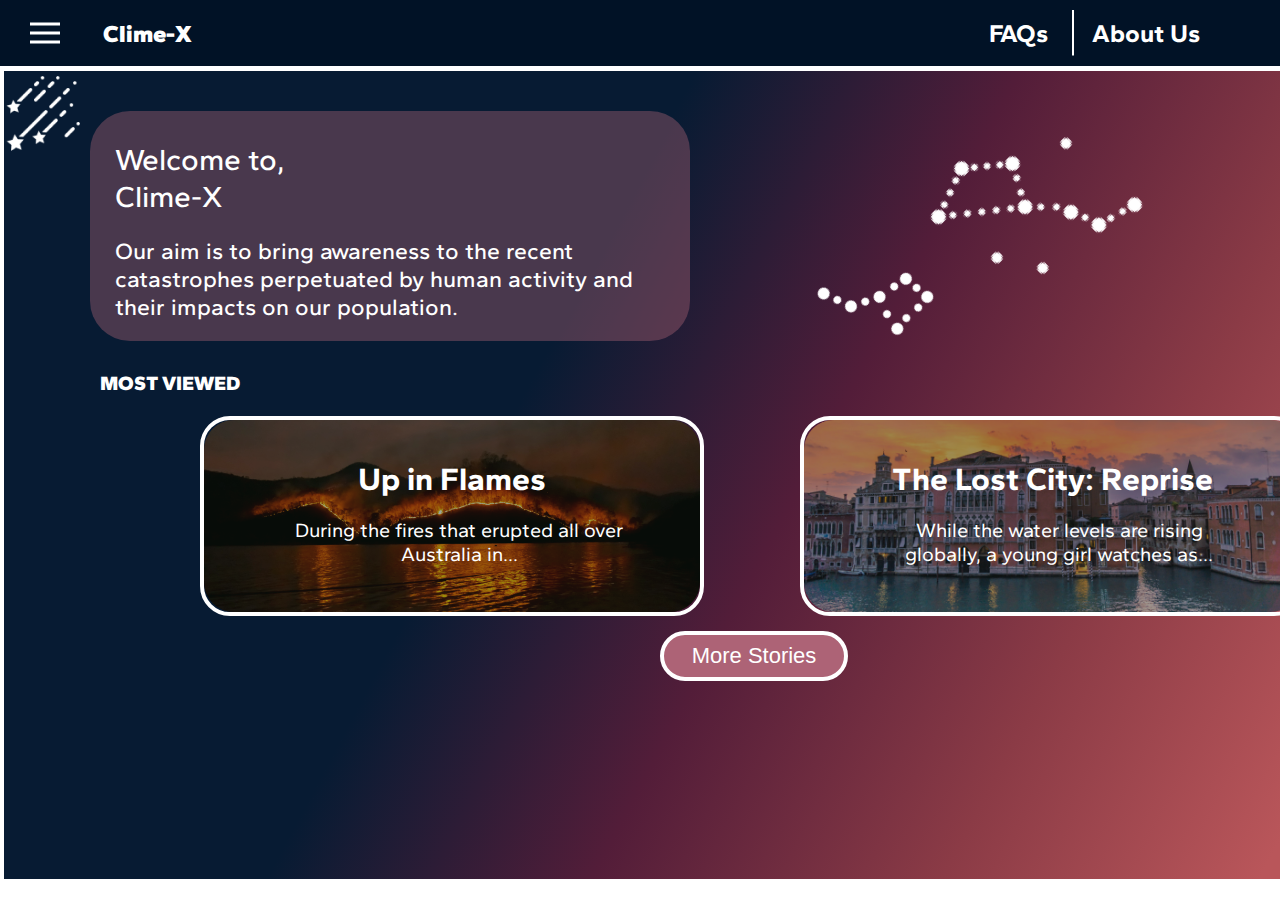
<file: index.html>
<!DOCTYPE html>
<html lang="en">

<head>
    <meta charset="UTF-8">
    <meta name="viewport" content="width=device-width, initial-scale=1.0">
    <title>Clime-X</title>
    <link rel="preconnect" href="https://fonts.googleapis.com">
    <link rel="preconnect" href="https://fonts.gstatic.com" crossorigin>
    <link href="https://fonts.googleapis.com/css2?family=Gantari:ital,wght@0,100..900;1,100..900&display=swap"
        rel="stylesheet">
    <link rel="stylesheet" href="css/landing_page.css">
</head>

<body>
    <header>
        <img src="image/Menu.png" alt="image" class="menu_icon" onclick="toggleNav()">
        <p class="logo">Clime-X</p>
        <nav>
            <a href="faq.html" class="faq">FAQs</a>
            <img src="image/Vector 4.png" alt="image" class="separator">
            <a href="about.html" class="about">About Us</a>
        </nav>
    </header>

    <!-- side bar-->
    <div id="mySidebar" class="sidebar">
        <a href="stories.html">Stories
            <img src="image/Storytelling.png" alt="image">
        </a>
        <hr>
        <a href="three/explore.html">Explore
            <img src="image/Globe.png" alt="image">
        </a>
        <hr>
        <a href="scientific.html">Scientific Observations
            <img src="image/Clipboard.png" alt="image">
        </a>
        <hr>
        <a href="donation.html">Donate
            <img src="image/Donate.png" alt="image">
        </a>
        <hr>
        <a href="index.html">
            <img src="image/Home.png" alt="image" class="home">
        </a>

    </div>

    <!-- landing section -->
    <section class="landing">
        <img src="image/Constellation (1).png" alt="image" class="dipper1">
        <img src="image/Constellation (2).png" alt="image" class="dipper2">
        <img src="image/Shooting Stars.png" alt="image" class="stars">
        <div class="welcome">
            <p class="wel_title">Welcome to, Clime-X</p>
            <p class="wel_p">Our aim is to bring awareness to the recent catastrophes perpetuated by human activity and
                their impacts on our population.</p>
        </div>

        <p class="most">MOST VIEWED</p>
        <div class="flame">
            <img src="image/pexels-sippakorn-yamkasikorn-1745809-3552472.jpg" alt="image" class="img">
            <div class="overlay">
                <p class="story_title">Up in Flames</p>
                <p class="story_p">During the fires that erupted all over Australia in...</p>
            </div>
        </div>
        <div class="city">
            <img src="image/pexels-pixabay-158441 1.png" alt="image" class="img">
            <div class="overlay">
                <p class="story_title">The Lost City: Reprise</p>
                <p class="story_p">While the water levels are rising globally, a young girl watches as...</p>
            </div>
        </div>
        <button class="more">More Stories</button>
    </section>



    <script src="js/landing.js"></script>
</body>

</html>
</file>
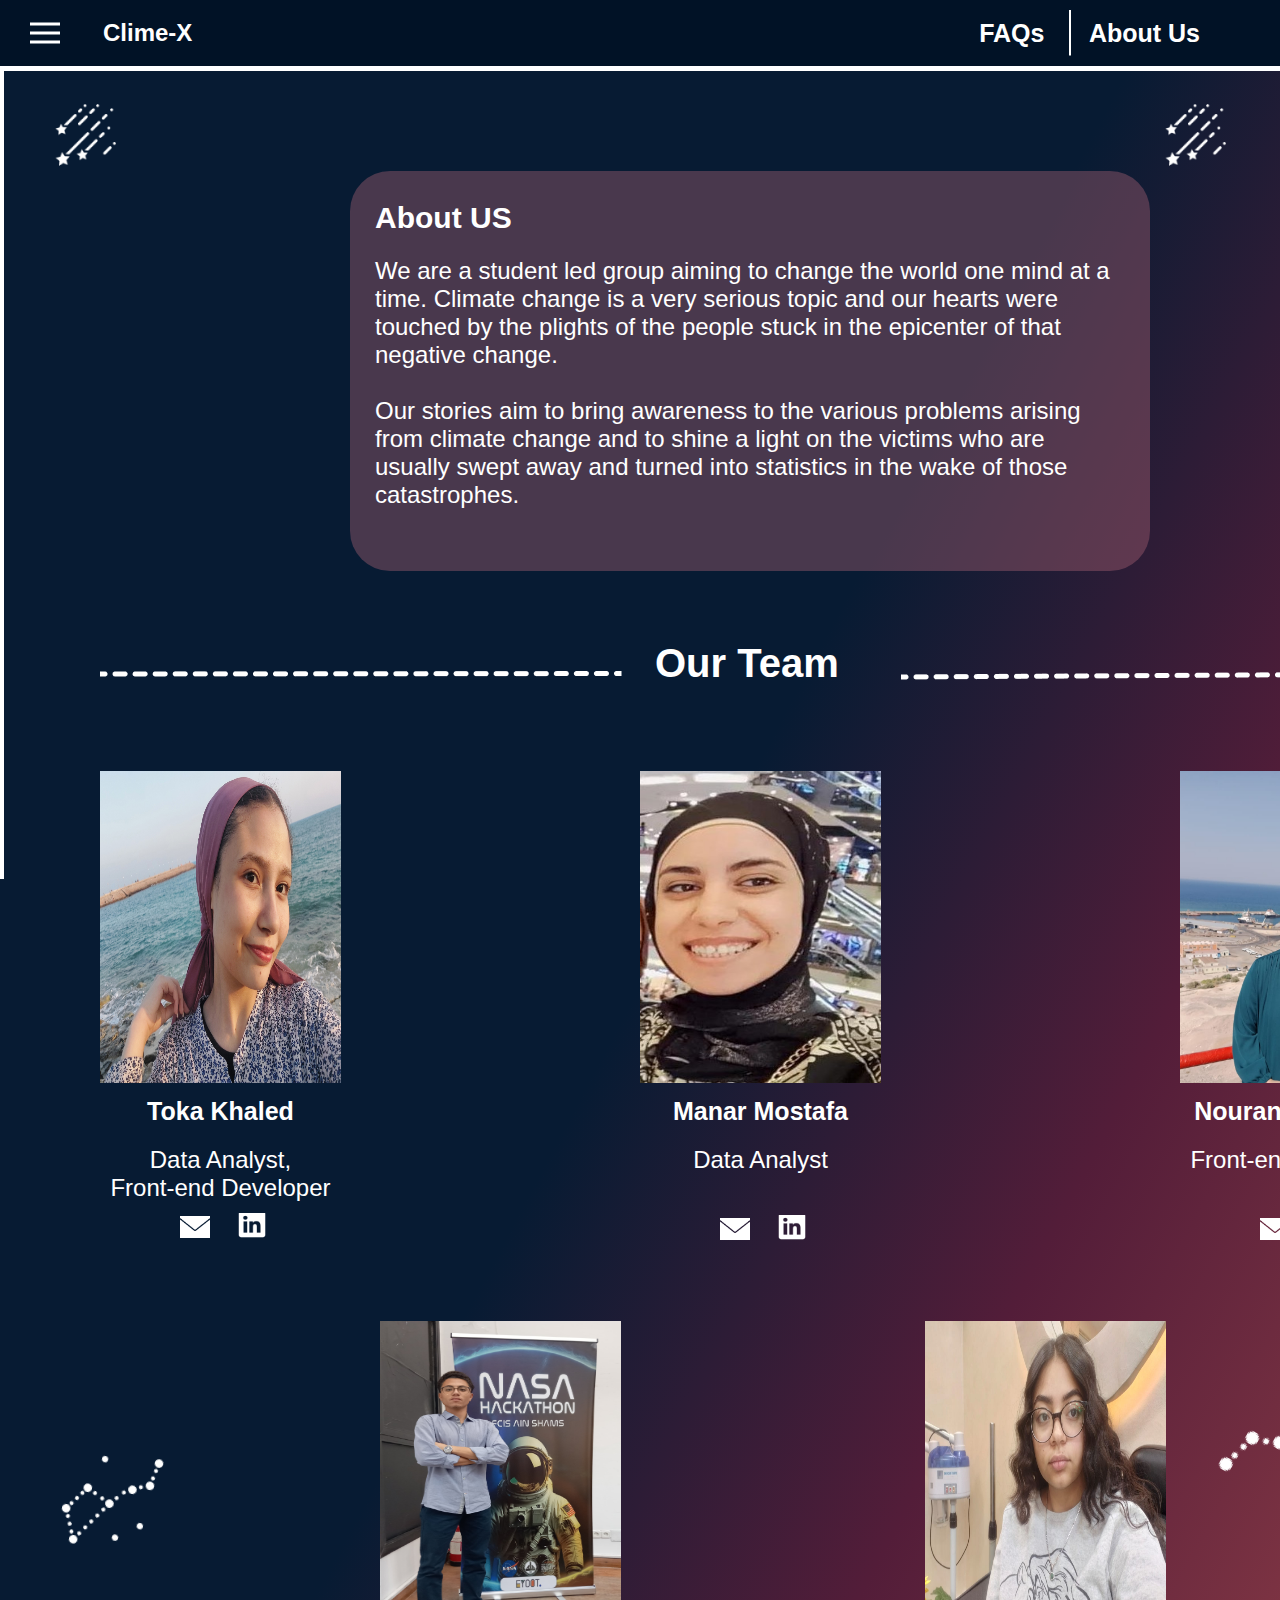
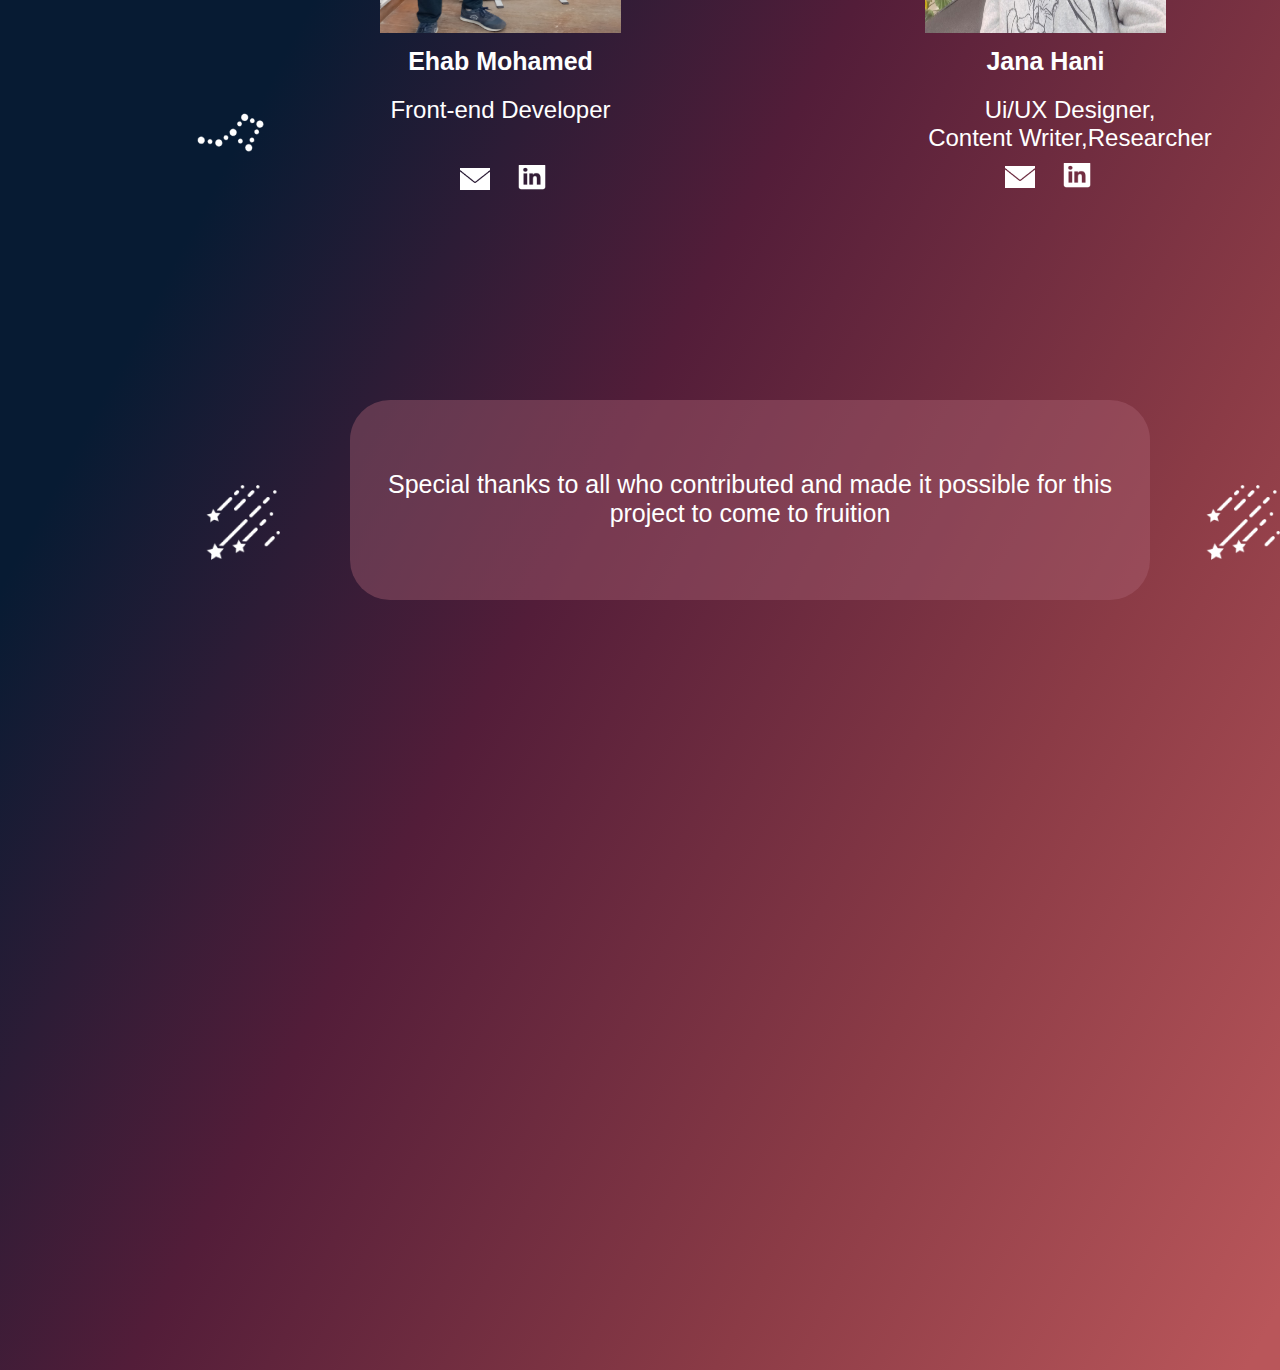
<file: about.html>
<!DOCTYPE html>
<html lang="en">

<head>
    <meta charset="UTF-8">
    <meta name="viewport" content="width=device-width, initial-scale=1.0">
    <title>about us </title>
    <link rel="stylesheet" href="css/about.css" />
</head>

<body>
    <header>
        <img src="image/Menu.png" alt="image" class="menu_icon" onclick="toggleNav()">
        <p class="logo">Clime-X</p>
        <nav>
            <a href="faq.html" class="faq">FAQs</a>
            <img src="image/Vector 4.png" alt="image" class="separator">
            <a href="about.html" class="about">About Us</a>
        </nav>
    </header>

    <!-- side bar-->
    <div id="mySidebar" class="sidebar">
        <a href="stories.html">Stories
            <img src="image/Storytelling.png" alt="image">
        </a>
        <hr>
        <a href="three/explore.html">Explore
            <img src="image/Globe.png" alt="image">
        </a>
        <hr>
        <a href="scientific.html">Scientific Observations
            <img src="image/Clipboard.png" alt="image">
        </a>
        <hr>
        <a href="donation.html">Donate
            <img src="image/Donate.png" alt="image">
        </a>
        <hr>
        <a href="index.html">
            <img src="image/Home.png" alt="image" class="home">
        </a>

    </div>



    <section id="sec1">
        <img src="/image/Shooting Stars.png" alt="" id="imgn2">
        <img src="/image/Shooting Stars.png" alt="" id="imgn3">

        <div class="aboutus">
            <p class="about_title">About US</p>
            <p class="us">We are a student led group aiming to change the world one mind at a time. Climate change is a
                very serious topic and our hearts were touched by the plights of the people stuck in the epicenter of
                that negative change.
                <br><br>Our stories aim to bring awareness to the various problems arising from climate change and to
                shine a light on the victims who are usually swept away and turned into statistics in the wake of those
                catastrophes.
            </p>
        </div>

<img src="image/Vector 20.png" alt="" class="line">
<p class="team">Our Team</p>
<img src="image/Vector 21.png" alt="" class="line2">


<div class="personal_img personal_img1">
    <img src="image/toka.jpg" alt="" class="person">
    <p class="name">Toka Khaled</p>
    <p class="position">Data Analyst,<br> Front-end Developer</p>
   <a href="mailto:tokakhaled44tkm@gmail.com">
    <img src="image/Email.png" alt="" class="email">
   </a>
   <a href="https://www.linkedin.com/in/toka-khaled-moustafa">
    <img src="image/LinkedIn.png" alt="" class="linked">
   </a>
</div>

<div class="personal_img personal_img2">
    <img src="image/manar.jpg" alt="" class="person">
    <p class="name">Manar Mostafa</p>
    <p class="position p2">Data Analyst</p>
   <a href="mailto:mos151197@gmail.com">
    <img src="image/Email.png" alt="" class="email">
   </a>
   <a href="https://www.linkedin.com/in/manar-mostafa-822386285/">
    <img src="image/LinkedIn.png" alt="" class="linked">
   </a>
</div>

<div class="personal_img personal_img3">
    <img src="image/nouran.jpg" alt="" class="person">
    <p class="name">Nouran Mahmoud</p>
    <p class="position p2">Front-end Developer</p>
   <a href="mailto:nouranmahmoud252@gmail.com">
    <img src="image/Email.png" alt="" class="email">
   </a>
   <a href="https://www.linkedin.com/in/nouran-mahmoud-13b2072a6?utm_source=share&utm_campaign=share_via&utm_content=profile&utm_medium=android_app">
    <img src="image/LinkedIn.png" alt="" class="linked">
   </a>
</div>
<div class="personal_img personal_img4">
    <img src="image/ehab.jpg" alt="" class="person">
    <p class="name">Ehab Mohamed</p>
    <p class="position p2">Front-end Developer</p>
   <a href="mailto:ehabhussein111@gmail.com">
    <img src="image/Email.png" alt="" class="email">
   </a>
   <a href="https://www.linkedin.com/in/ehab-mohammed-452966296?utm_source=share&utm_campaign=share_via&utm_content=profile&utm_medium=android_app">
    <img src="image/LinkedIn.png" alt="" class="linked">
   </a>
</div>
<div class="personal_img personal_img5">
    <img src="image/jana.jpg" alt="" class="person">
    <p class="name">Jana Hani</p>
    <p class="position p3">Ui/UX Designer,<br>Content Writer,Researcher</p>
   <a href="mailto:jelsheikh801@gmail.com">
    <img src="image/Email.png" alt="" class="email">
   </a>
   <a href="https://www.linkedin.com/in/jana-hani-28a8b2279?utm_source=share&utm_campaign=share_via&utm_content=profile&utm_medium=android_app">
    <img src="image/LinkedIn.png" alt="" class="linked">
   </a>
</div>

<img src="image/Shooting Stars.png" alt="" class="shoot3">
<div class="special">
    <p class="thanks_p">
        Special thanks to all who contributed and made it possible for this project to come to fruition
    </p>
</div>
<img src="image/Shooting Stars.png" alt="" class="shoot4">

<img src="image/Constellation (5).png" alt="" class="stars5">
<img src="image/Constellation (6).png" alt="" class="stars6">
    </section>

    <script src="js/landing.js"></script>
</body>

</html>
</file>
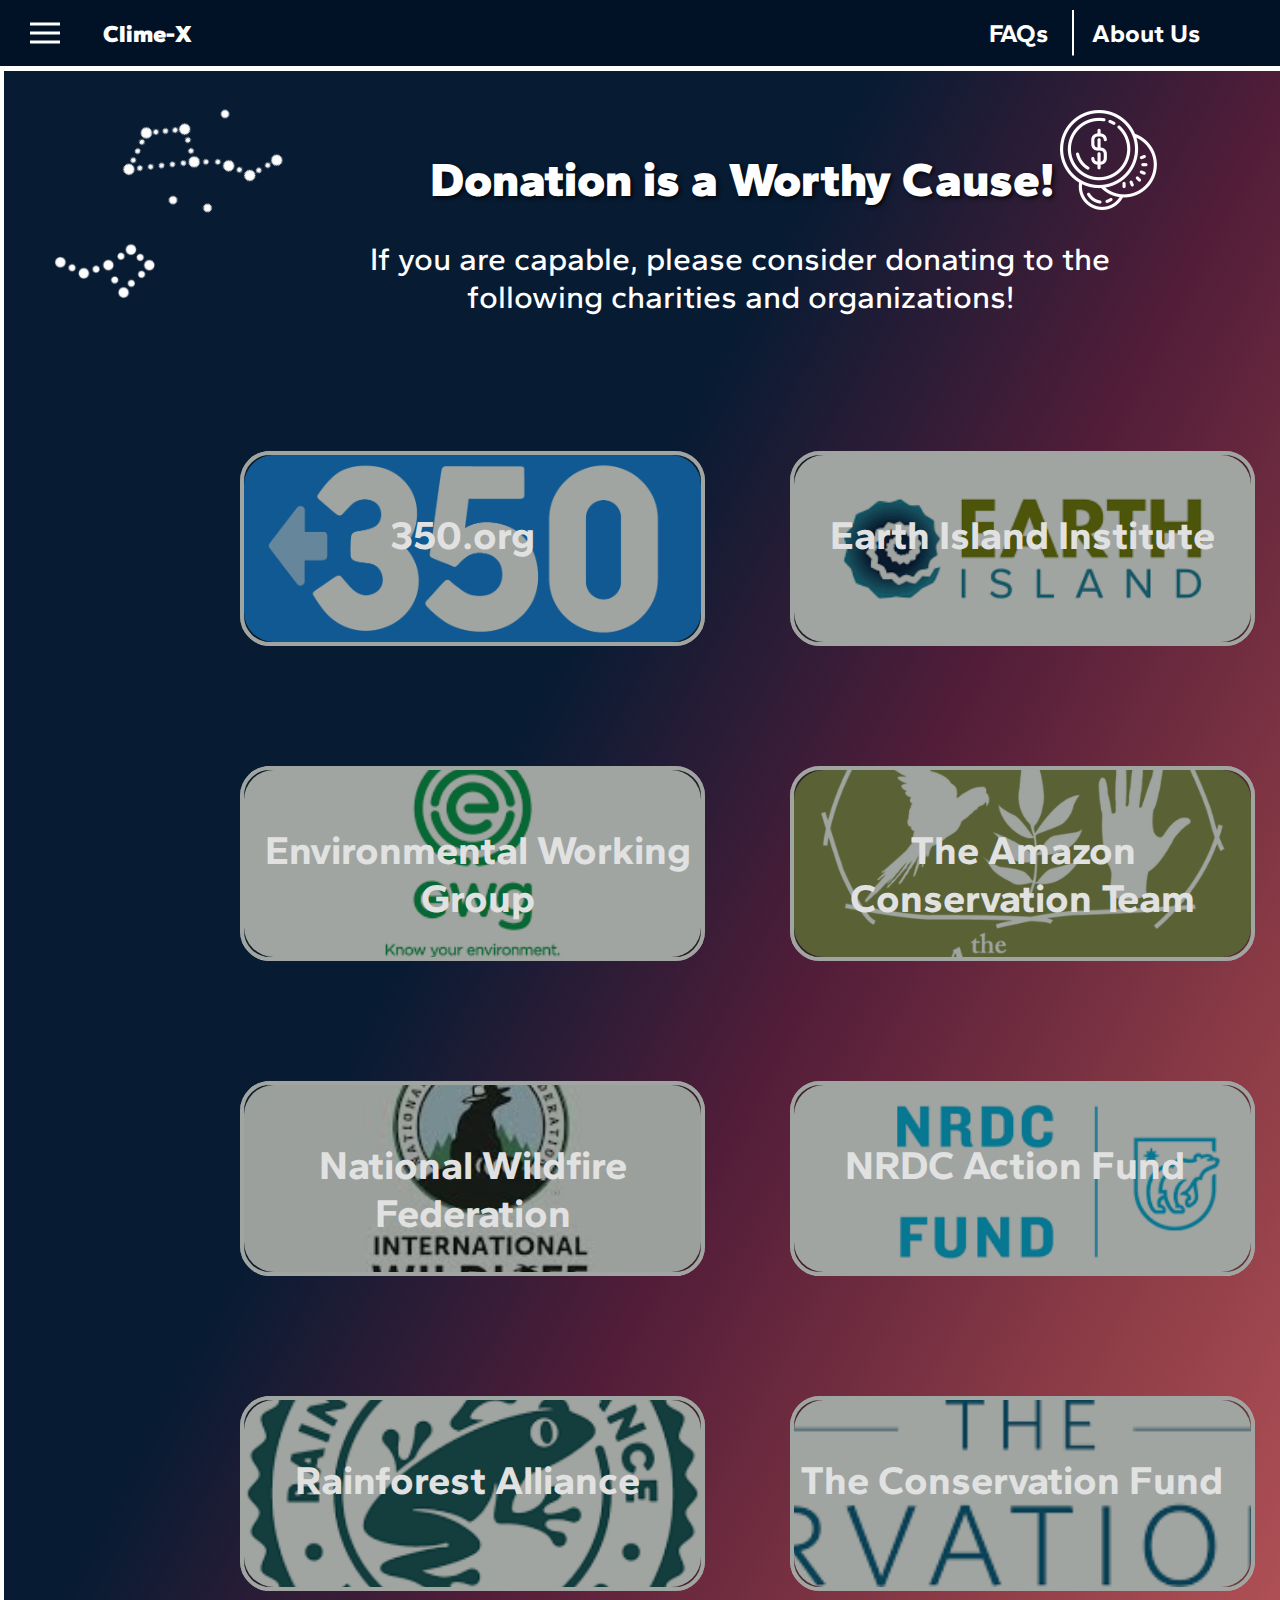
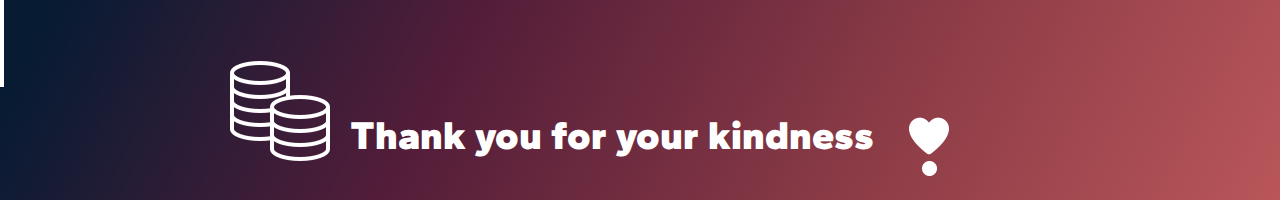
<file: donation.html>
<!DOCTYPE html>
<html lang="en">
<head>
    <meta charset="UTF-8">
    <meta name="viewport" content="width=device-width, initial-scale=1.0">
    <link rel="preconnect" href="https://fonts.googleapis.com">
    <link rel="preconnect" href="https://fonts.gstatic.com" crossorigin>
    <link href="https://fonts.googleapis.com/css2?family=Gantari:ital,wght@0,100..900;1,100..900&display=swap"
        rel="stylesheet">
    <link rel="stylesheet" href="css/donationstyle.css">
    <title>Donation</title>
</head>
<body>
    <header>
        <img src="image/Menu.png" alt="image" class="menu_icon" onclick="toggleNav()">
        <p class="logo">Clime-X</p>
        <nav>
            <a href="faq.html" class="faq">FAQs</a>
            <img src="image/Vector 4.png" alt="image" class="separator">
            <a href="about.html" class="about">About Us</a>
        </nav>
    </header>

    <!-- side bar-->
    <div id="mySidebar" class="sidebar">
        <a href="stories.html">Stories
            <img src="image/Storytelling.png" alt="image">
        </a>
        <hr>
        <a href="three/explore.html">Explore
            <img src="image/Globe.png" alt="image">
        </a>
        <hr>
        <a href="scientific.html">Scientific Observations
            <img src="image/Clipboard.png" alt="image">
        </a>
        <hr>
        <a href="donation.html">Donate
            <img src="image/Donate.png" alt="image">
        </a>
        <hr>
        <a href="index.html">
            <img src="image/Home.png" alt="image" class="home">
        </a>

    </div>

    <p class="don_title">Donation is a Worthy Cause!</p>
    <p class="don_p">If you are capable, please consider donating to the <br>following charities and organizations!</p>
    <img src="image/Coins.png" alt="" id="coin">
    <img src="image/Constellation.png" alt="" id="dec1">
    <img src="image/Constellation (3).png" alt="" id="dec2">
    <div class="donations">
        <div class="imgcontainer1 cont"> 
            <img src="image/350-logo-v3.png" alt="" >
            <div class="textover1"><a href="https://350.org/?r=EG&c=AF" class="website">350.org</a></div>
        </div>
       <div class="imgcontainer2 cont">
        <img src="image/Earth Island.png" alt="">
        <div class="textover2"><a href="https://www.earthisland.org/" class="website2">Earth Island Institute</a></div>

         </div> 
       <div class="imgcontainer3 cont">
        <img src="image/ewg.png" alt="">
        <div class="textover3"><a href="https://www.ewg.org/" class="website3">Environmental Working Group</a></div>

    </div>
       <div class="imgcontainer4 cont">
        <img src="image/LyONI6jvSBOKUYI4mAwV_X6WKX8jKGugd0KsM.png" alt="">
        <div class="textover4"><a href="https://www.amazonteam.org/" class="website4">The Amazon Conservation Team</a></div>

       </div> 
       <div class="imgcontainer5 cont">
        <img src="image/NWF.jpeg" alt="">
        <div class="textover5"><a href="https://www.nwf.org/" class="website5">National Wildfire Federation</a></div>

       </div> 
       <div class="imgcontainer6 cont">
        <img src="image/NRDC.png" alt="">
        <div class="textover6"><a href="https://www.nrdcactionfund.org/" class="website6">NRDC Action Fund</a></div>

       </div> 
       <div class="imgcontainer7 cont">
        <img src="image/rainforest alliance.png" alt="">
        <div class="textover7"><a href="https://www.rainforest-alliance.org/" class="website7">Rainforest Alliance</a></div>

       </div> 
       <div class="imgcontainer8 cont">
        <img src="image/the conservation fund.png" alt="">
        <div class="textover8"><a href="https://www.conservationfund.org/" class="website8">The Conservation Fund</a></div>

       </div> 
    </div> 
<img src="image/Coins2.png" alt="" class="coin_thanks">
    <sapn class="thanks">Thank you for your kindness</span>
        <img src="image/Group 15.png" alt="" class="heart">

   <script src="js/landing.js"></script>
</body>
</html>
</file>
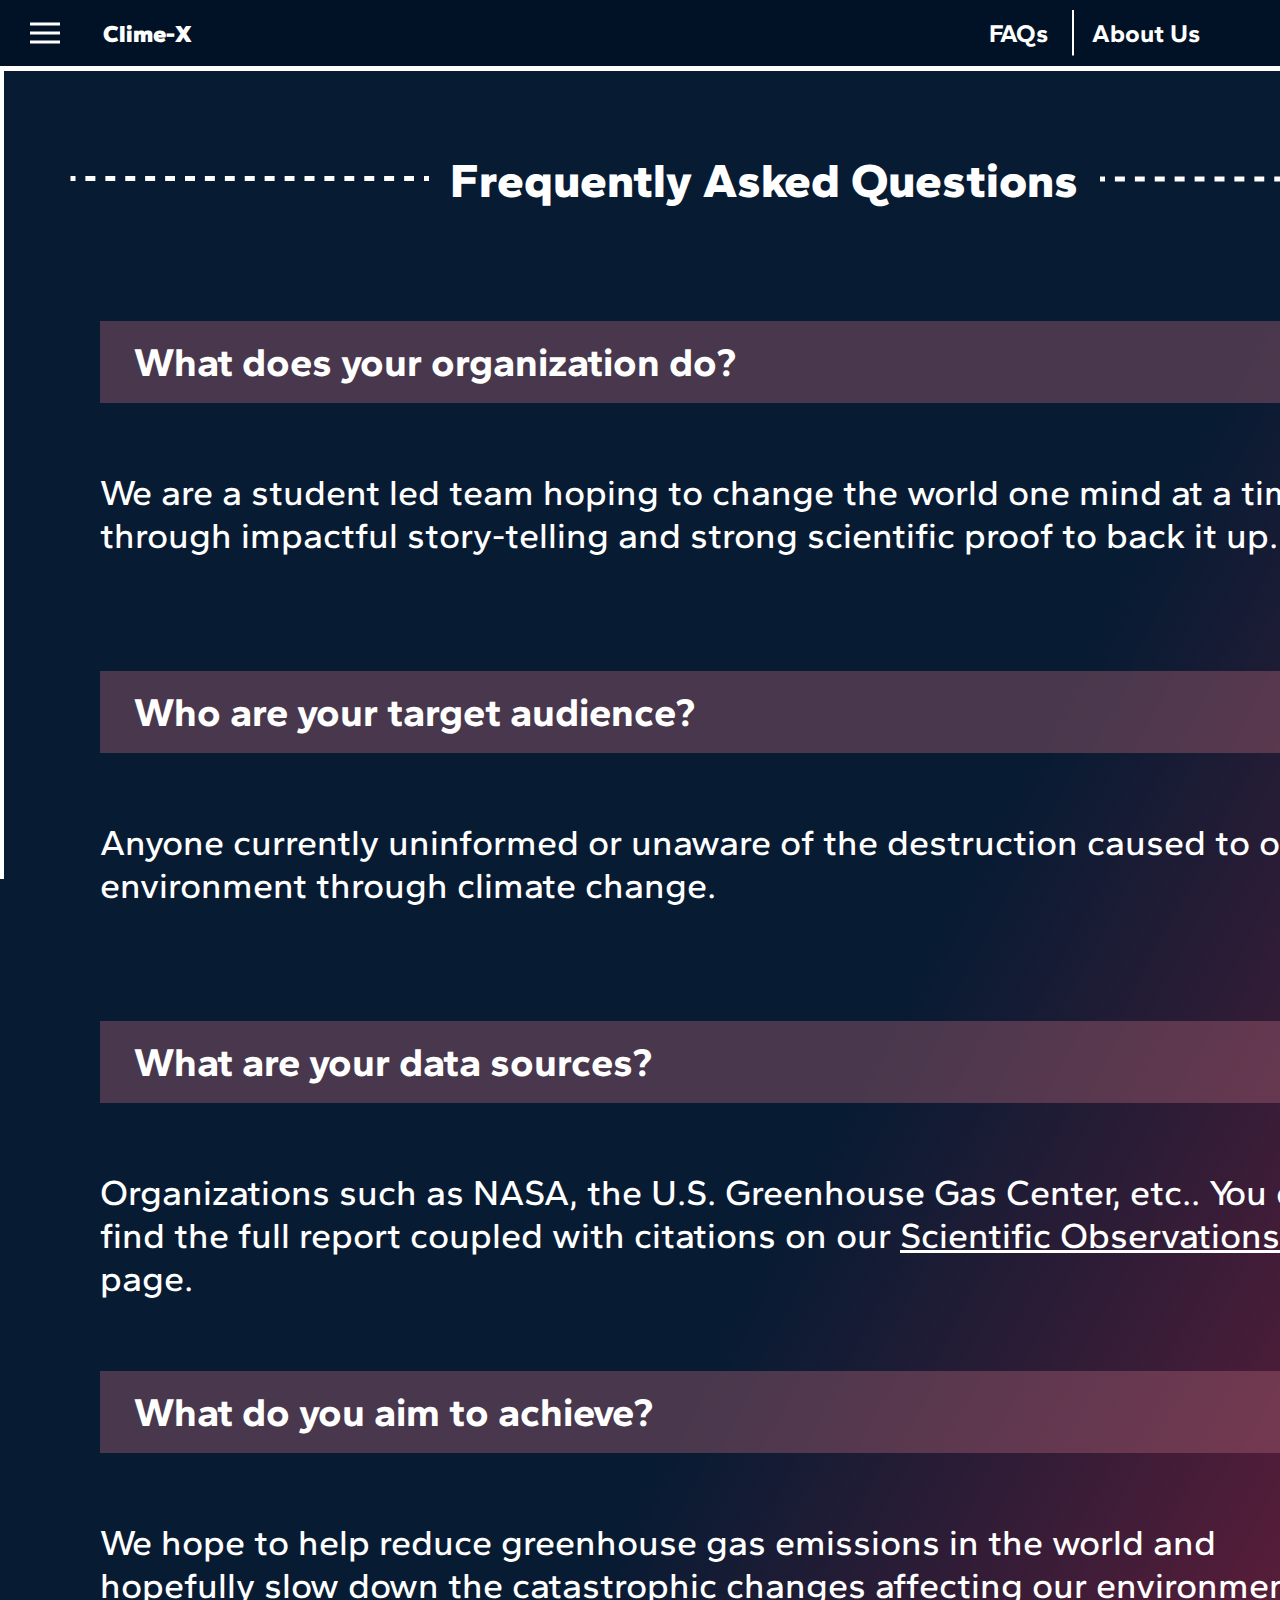
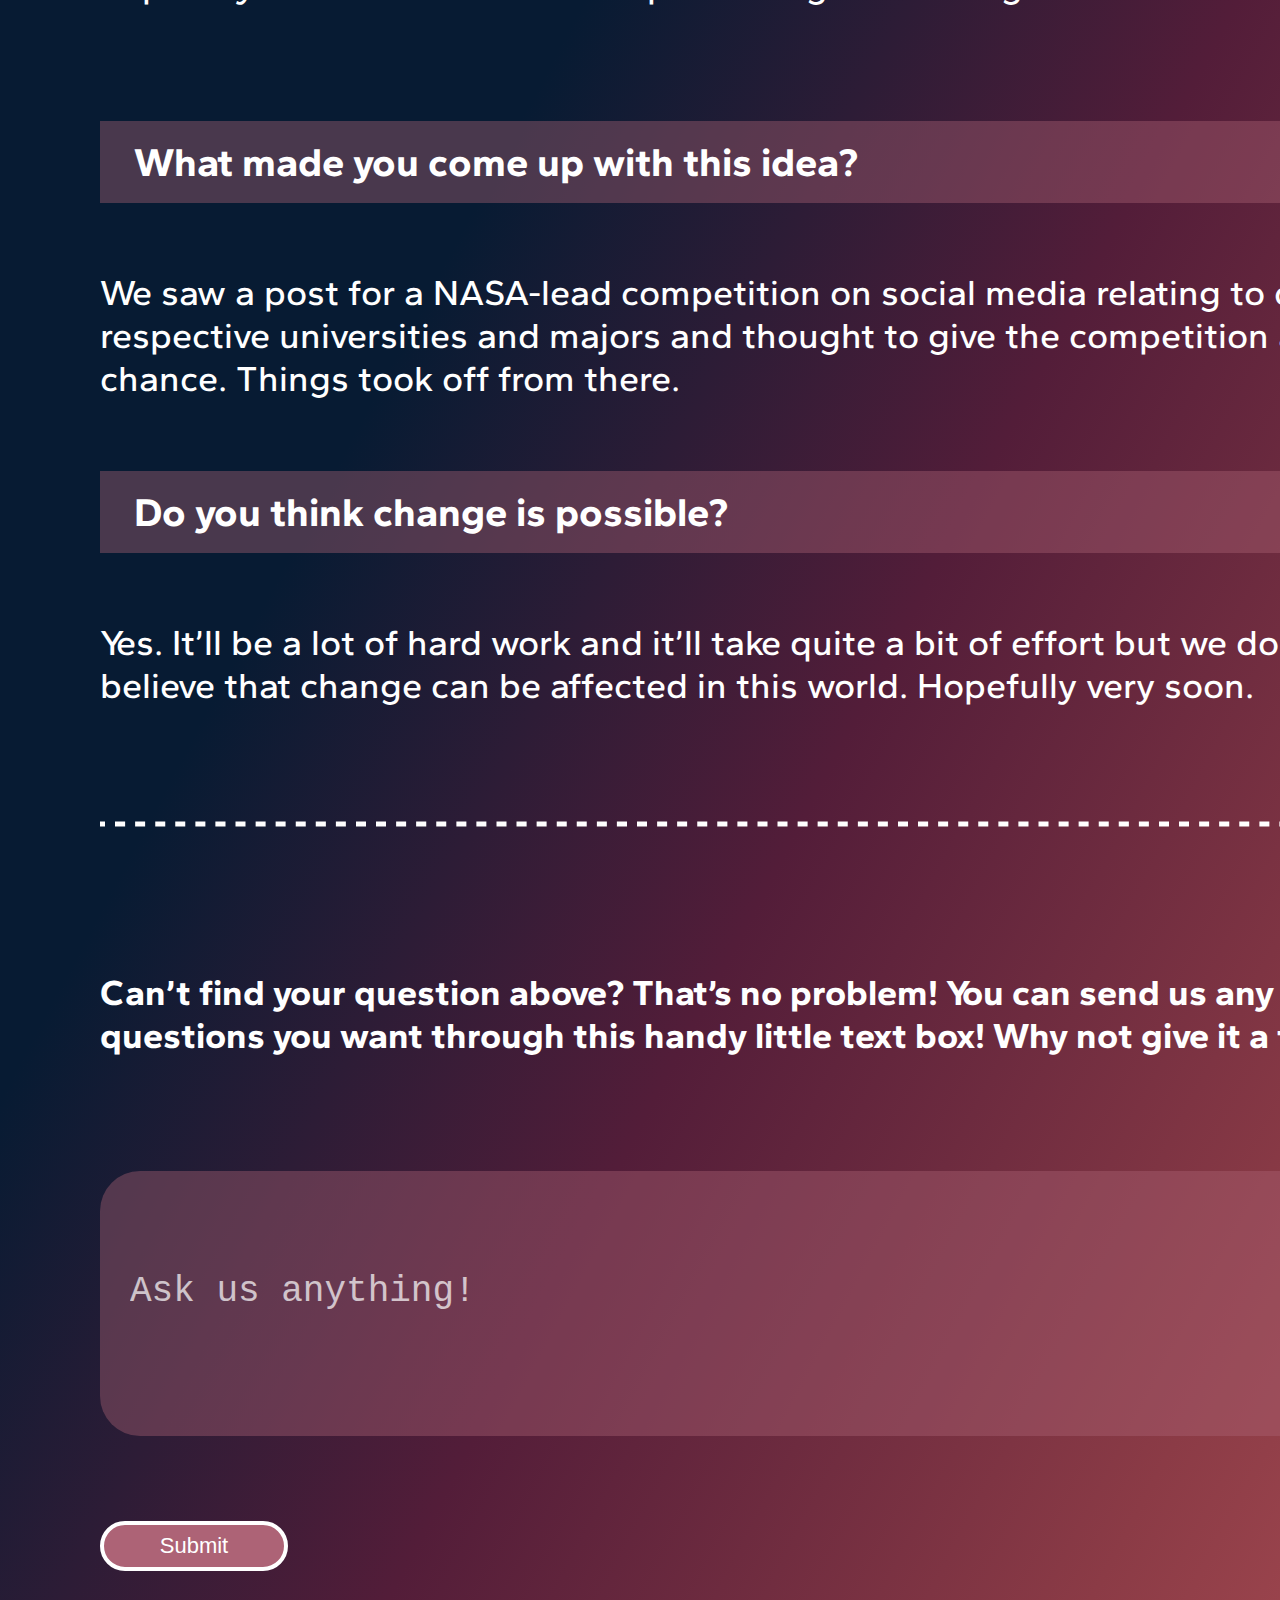
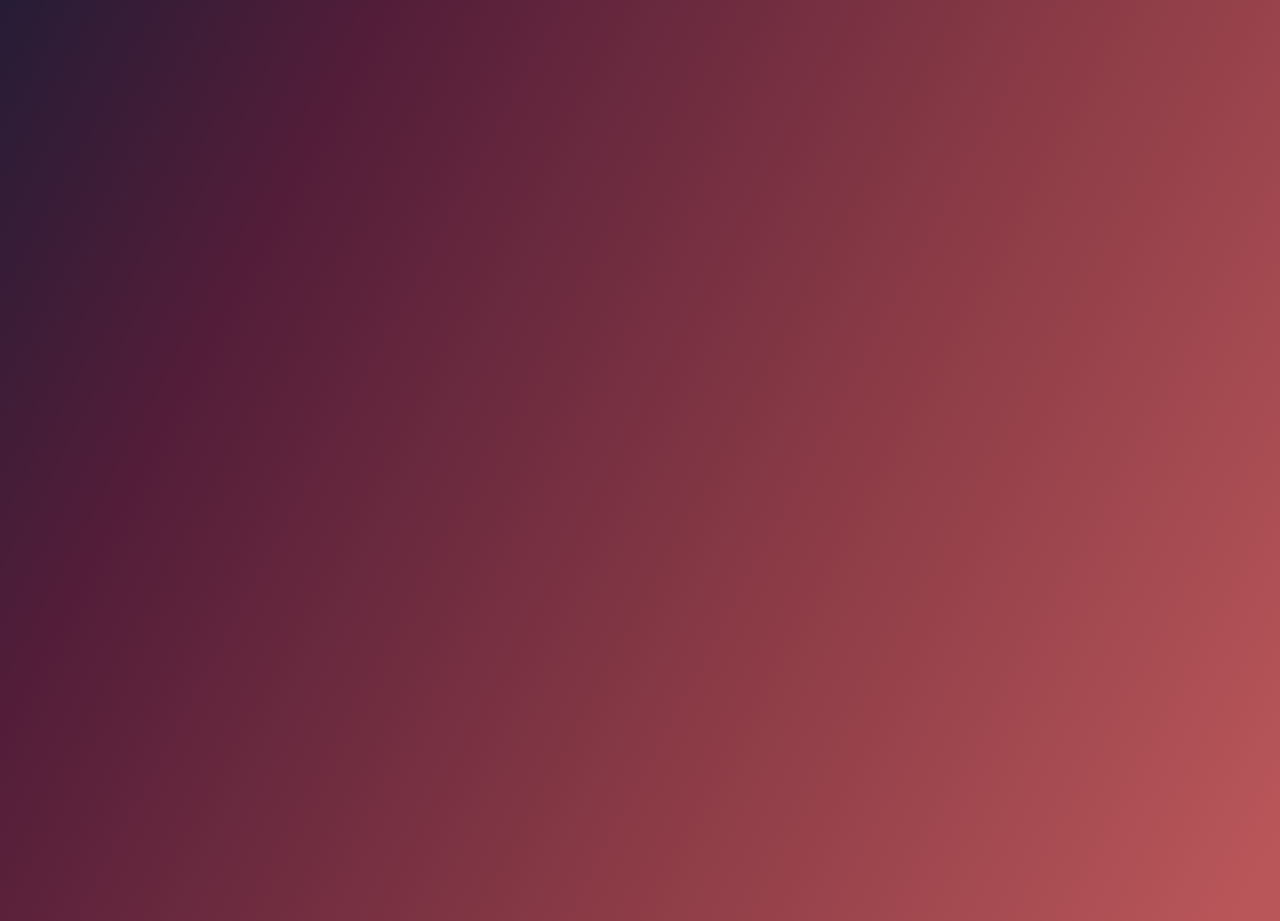
<file: faq.html>
<!DOCTYPE html>
<html lang="en">

<head>
    <meta charset="UTF-8">
    <meta name="viewport" content="width=device-width, initial-scale=1.0">
    <title>FAQs</title>
    <link rel="preconnect" href="https://fonts.googleapis.com">
    <link rel="preconnect" href="https://fonts.gstatic.com" crossorigin>
    <link href="https://fonts.googleapis.com/css2?family=Gantari:ital,wght@0,100..900;1,100..900&display=swap"
        rel="stylesheet">
    <link rel="stylesheet" href="css/faq.css">
</head>

<body>
    <header>
        <img src="image/Menu.png" alt="image" class="menu_icon" onclick="toggleNav()">
        <p class="logo">Clime-X</p>
        <nav>
            <a href="faq.html" class="faq">FAQs</a>
            <img src="image/Vector 4.png" alt="image" class="separator">
            <a href="about.html" class="about">About Us</a>
        </nav>
    </header>

    <!-- side bar-->
    <div id="mySidebar" class="sidebar">
        <a href="stories.html">Stories
            <img src="image/Storytelling.png" alt="image">
        </a>
        <hr>
        <a href="three/explore.html">Explore
            <img src="image/Globe.png" alt="image">
        </a>
        <hr>
        <a href="scientific.html">Scientific Observations
            <img src="image/Clipboard.png" alt="image">
        </a>
        <hr>
        <a href="donation.html">Donate
            <img src="image/Donate.png" alt="image">
        </a>
        <hr>
        <a href="index.html">
            <img src="image/Home.png" alt="image" class="home">
        </a>

    </div>


    <!-- main section -->
    <section class="first_sec">
        <img src="image/Vector 22.png" alt="image" class="line1">
        <p class="faq_title">
            Frequently Asked Questions </p>
        <img src="image/Vector 23.png" alt="image" class="line2">

        <div class="ques1 ques">
            <span class="question">What does your organization do?</span>
           
        </div>
        <p class="ans1 ans">
            We are a student led team hoping to change the world one mind at a time through impactful story-telling and
            strong scientific proof to back it up.
        </p>
        <div class="ques2 ques">
            <span class="question">Who are your target audience?</span>
           
        </div>
        <p class="ans2 ans">
            Anyone currently uninformed or unaware of the destruction caused to our environment through climate change.
        </p>

        <div class="ques3 ques">
            <span class="question">What are your data sources?</span>
           
        </div>
        <p class="ans3 ans">
            Organizations such as NASA, the U.S. Greenhouse Gas Center, etc.. You can find the full report coupled with
            citations on our <a href="scientific.html" class="link">Scientific Observations</a> page.
        </p>

        <div class="ques4 ques">
            <span class="question">What do you aim to achieve?</span>
           
        </div>
        <p class="ans4 ans">
            We hope to help reduce greenhouse gas emissions in the world and hopefully slow down the catastrophic
            changes affecting our environment.
        </p>

        <div class="ques5 ques">
            <span class="question">What made you come up with this idea?</span>
           
        </div>
        <p class="ans5 ans">
            We saw a post for a NASA-lead competition on social media relating to our respective universities and majors
            and thought to give the competition a chance. Things took off from there.
        </p>

        <div class="ques6 ques">
            <span class="question">Do you think change is possible?</span>
           
        </div>
        <p class="ans6 ans">
            Yes. It’ll be a lot of hard work and it’ll take quite a bit of effort but we do believe that change can be
            affected in this world. Hopefully very soon.
        </p>

        <img src="image/Vector 24 (1).png" alt="" class="sep_line">
        <p class="another_q">Can’t find your question above? That’s no problem! You can send us any questions you want through this handy little text box! Why not give it a try?</p>

        <!-- text area -->
        <form action="https://docs.google.com/forms/u/0/d/e/1FAIpQLScgdd9k-o2n-8cQLMwkFzapYhK1LU2FjF6GWu9h1bA0-j5RCA/formResponse" method="POST" target="hidden_iframe">
            <!-- <label for="userQuestion">Your Question:</label><br> -->
            <textarea id="userQuestion" placeholder="Ask us anything!"  name="entry.1034748849" required></textarea>
            <input type="submit" value="Submit" id="sub">
        </form>
    
        <iframe name="hidden_iframe" style="display:none;"></iframe>
    </section>








    <script src="js/faq.js"></script>
</body>

</html>
</file>
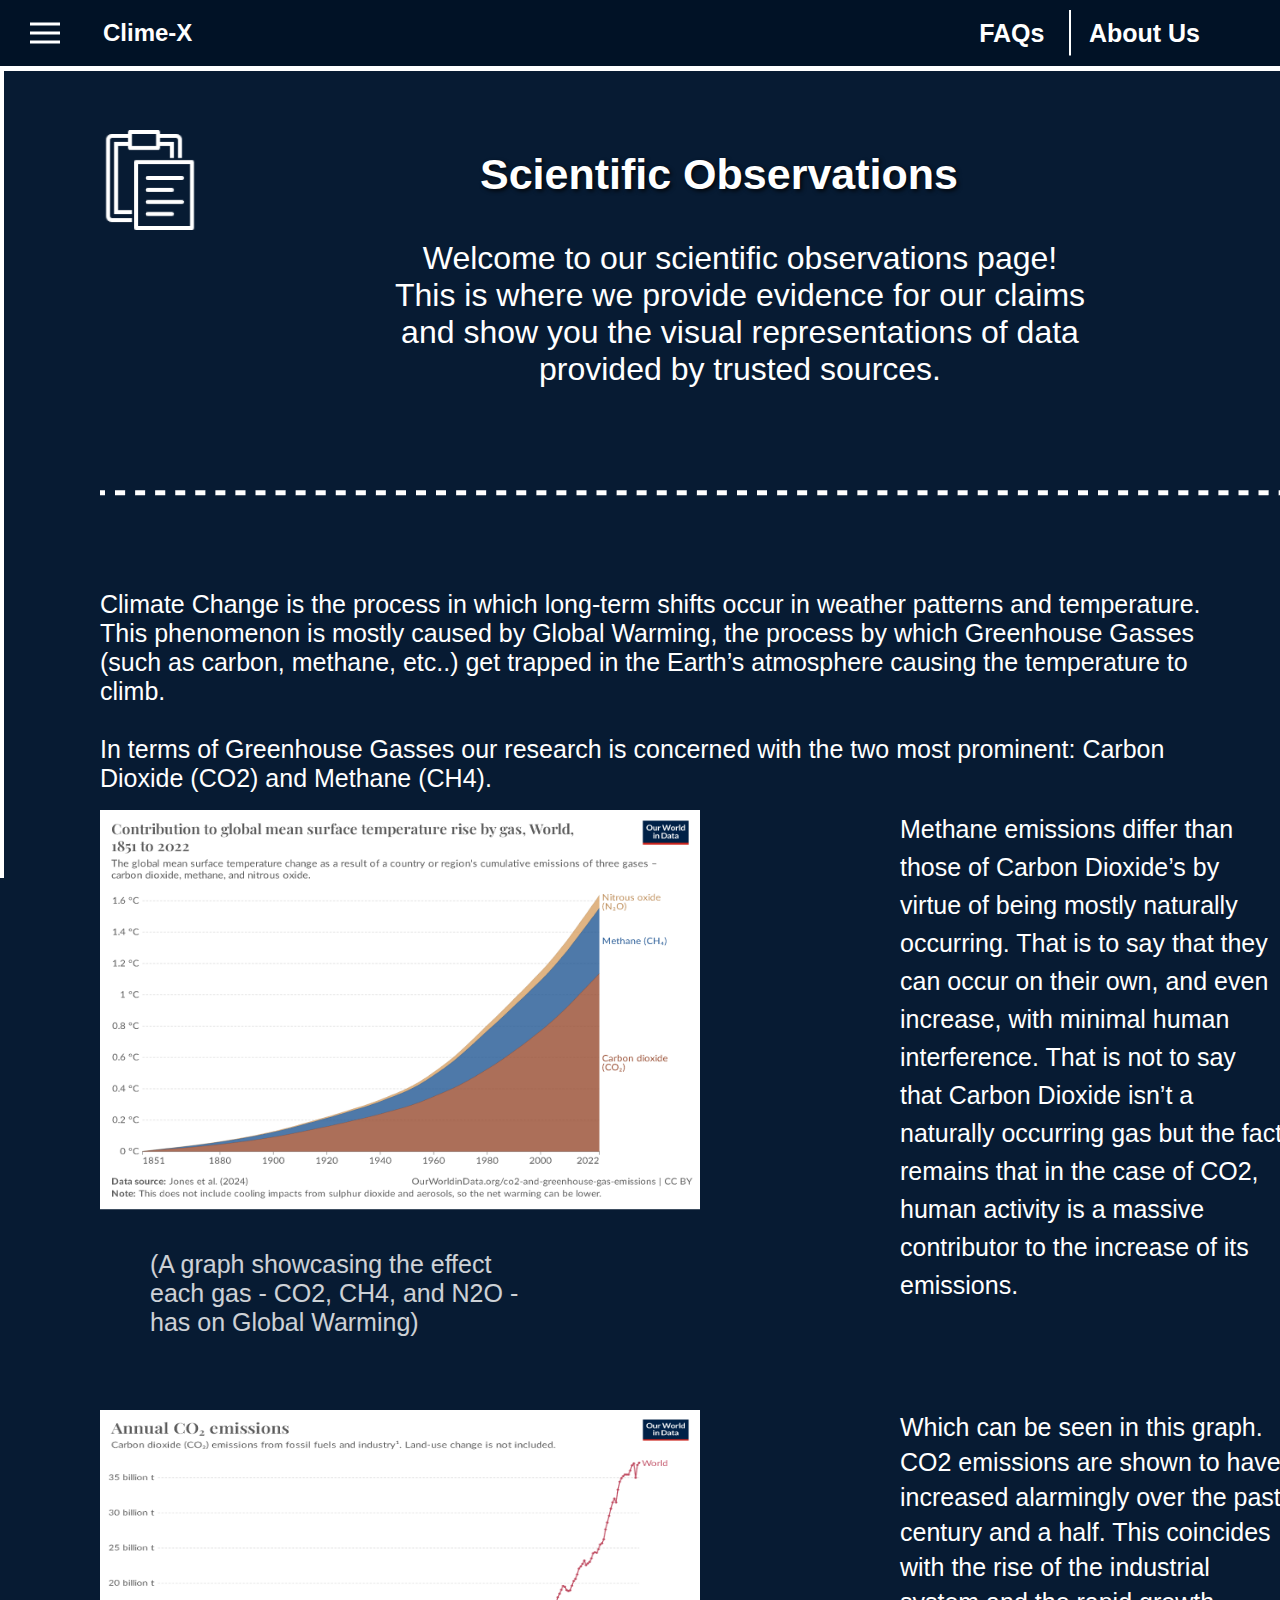
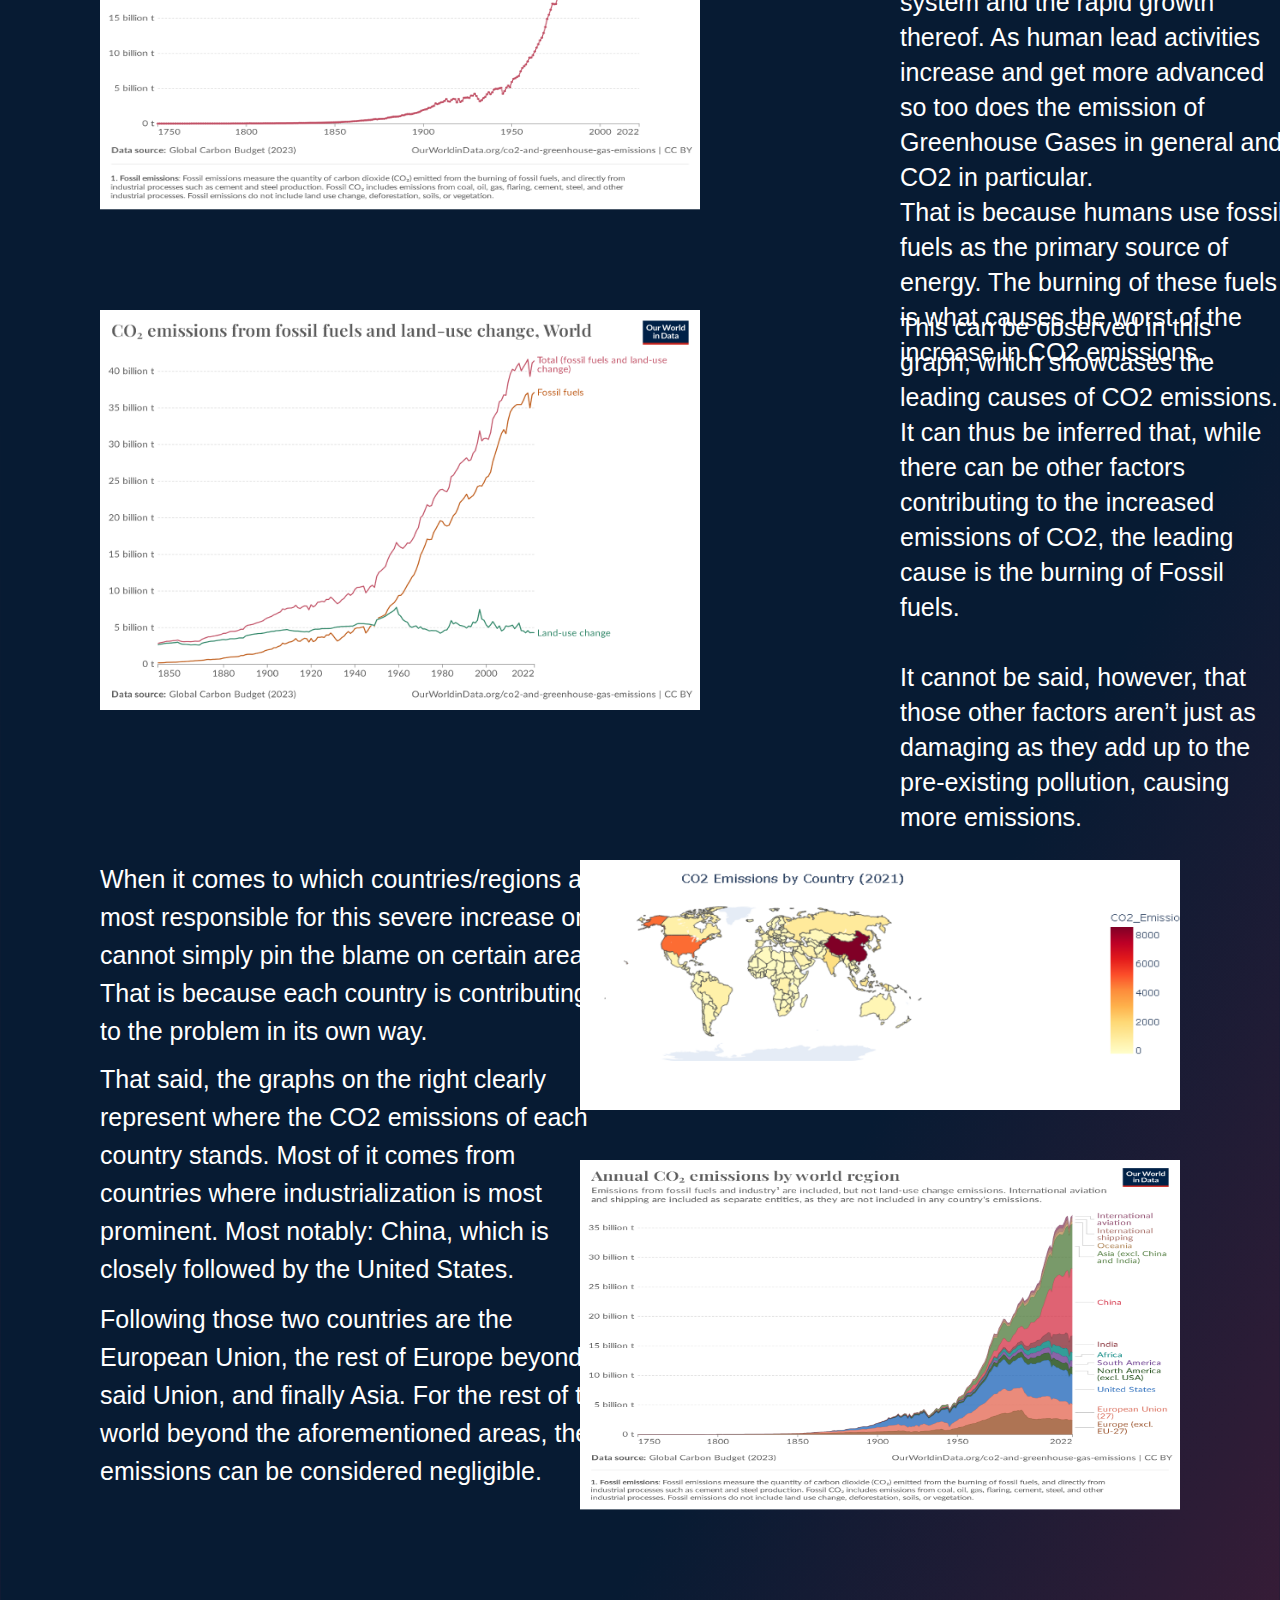
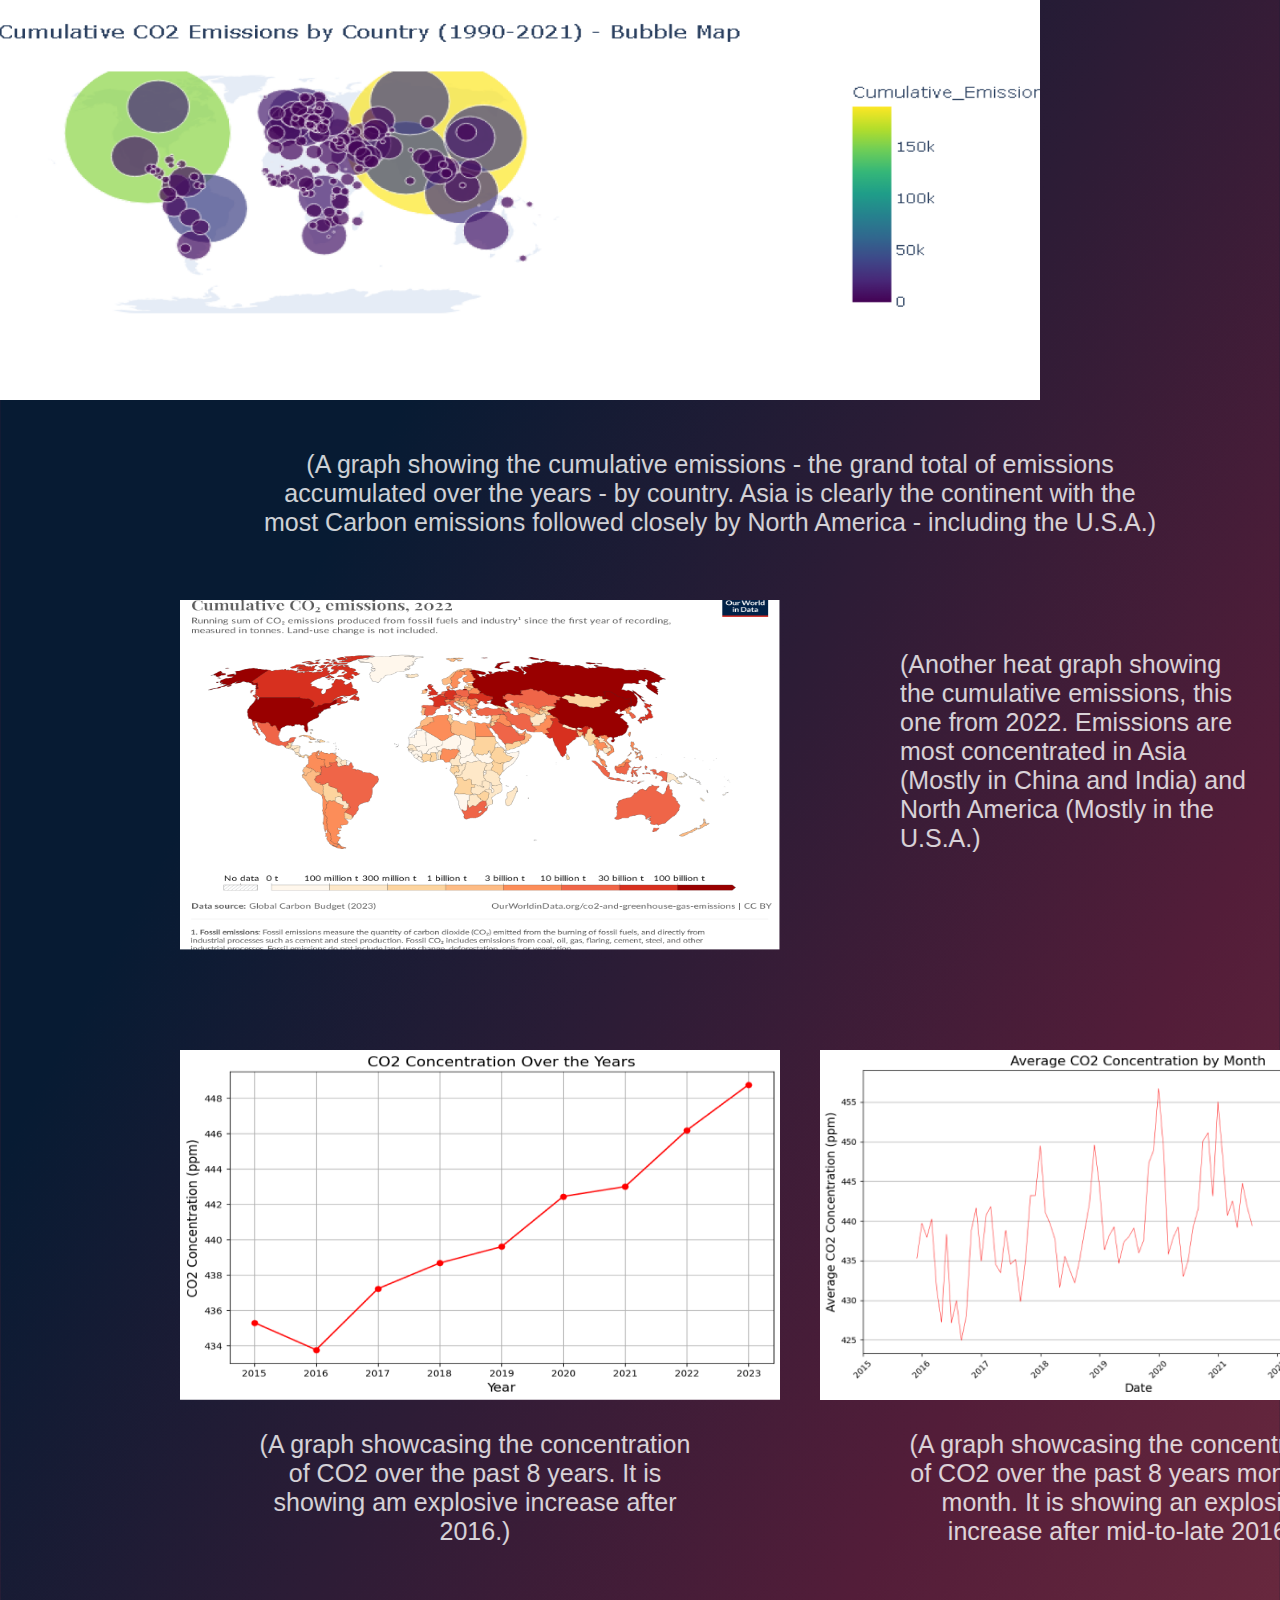
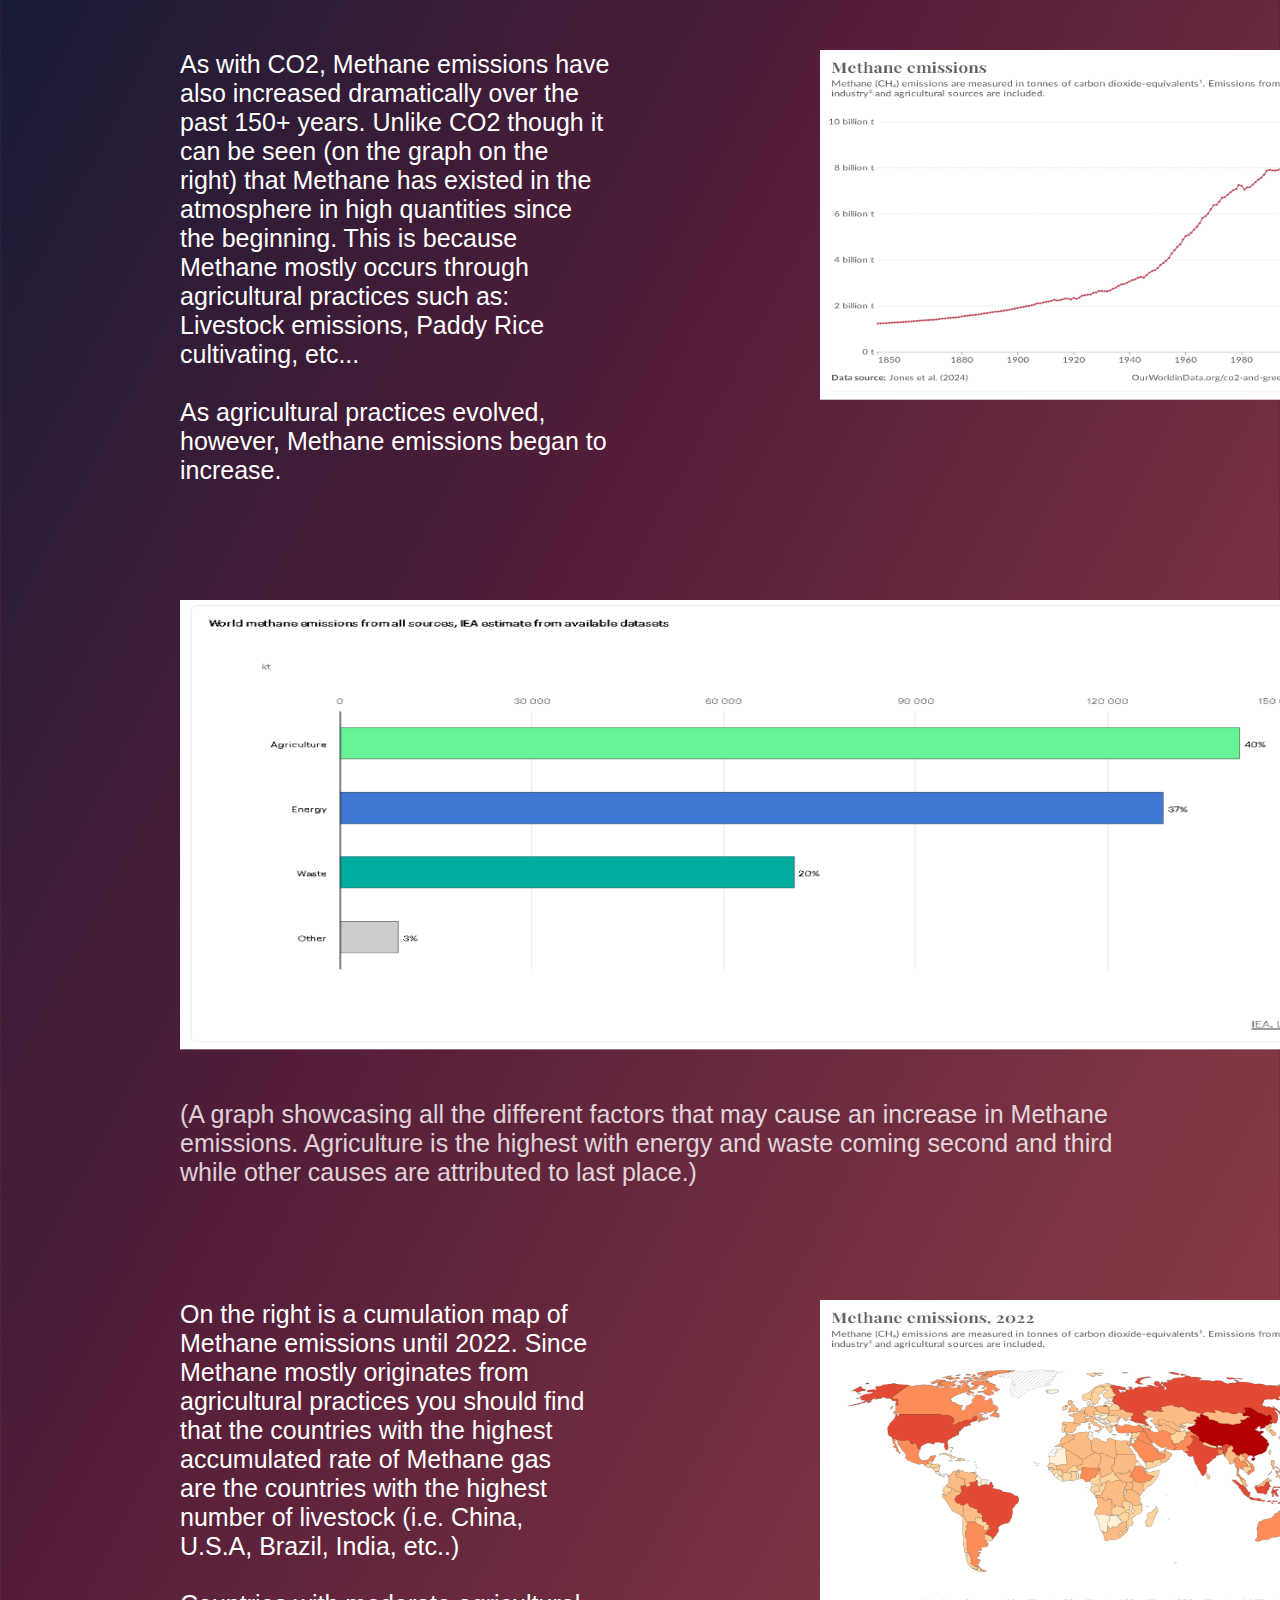
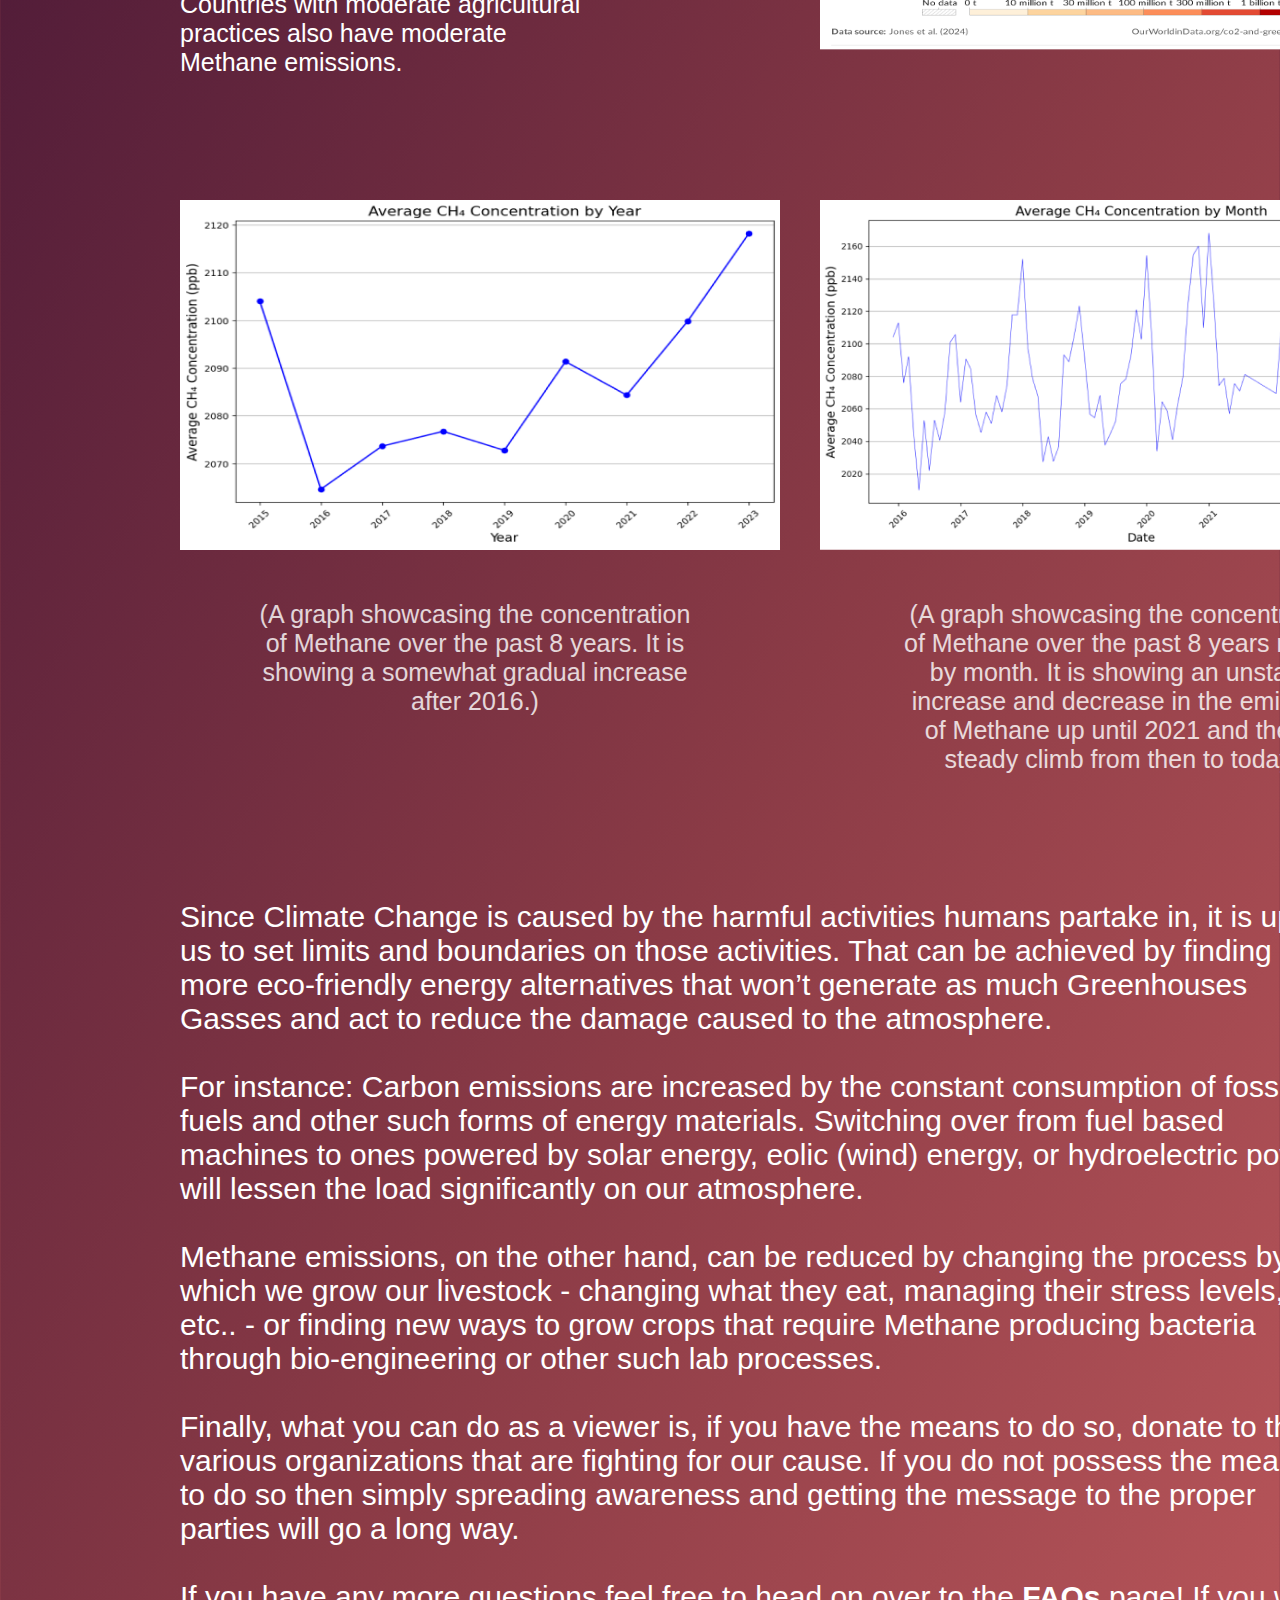
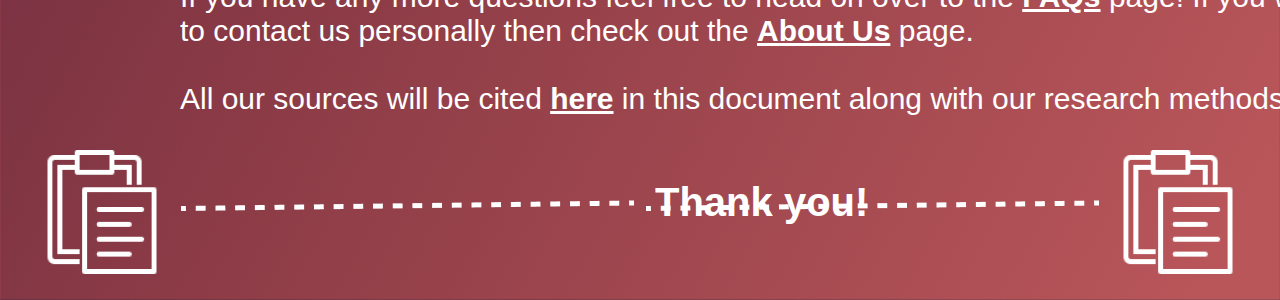
<file: scientific.html>
<!DOCTYPE html>
<html lang="en">
<head>
    <meta charset="UTF-8">
    <meta name="viewport" content="width=device-width, initial-scale=1.0">
    <link rel="stylesheet" href="css/scientific.css">
    <title>Scientific Observations</title>
</head>
<body>
    <header>
        <img src="image/Menu.png" alt="image" class="menu_icon" onclick="toggleNav()">
        <p class="logo">Clime-X</p>
        <nav>
            <a href="faq.html" class="faq">FAQs</a>
            <img src="image/Vector 4.png" alt="image" class="separator">
            <a href="about.html" class="about">About Us</a>
        </nav>
    </header>

    <!-- side bar-->
    <div id="mySidebar" class="sidebar">
        <a href="stories.html">Stories
            <img src="image/Storytelling.png" alt="image">
        </a>
        <hr>
        <a href="three/explore.html">Explore
            <img src="image/Globe.png" alt="image">
        </a>
        <hr>
        <a href="scientific.html">Scientific Observations
            <img src="image/Clipboard.png" alt="image">
        </a>
        <hr>
        <a href="donation.html">Donate
            <img src="image/Donate.png" alt="image">
        </a>
        <hr>
        <a href="index.html">
            <img src="image/Home.png" alt="image" class="home">
        </a>
    </div>
    <p class="don_title">Scientific Observations</p>
    <p class="don_p">Welcome to our scientific observations page! This is where we provide evidence for our claims and show you the visual representations of data provided by trusted sources.</p>
    <img src="image/Paste.png" alt="" id="dec1">
    <img src="image/Vector 25.png" alt="" id="vec1">
    <p id="p1">Climate Change is the process in which long-term shifts occur in weather patterns and temperature. This phenomenon is mostly caused by Global Warming, the process by which Greenhouse Gasses (such as carbon, methane, etc..) get trapped in the Earth’s atmosphere causing the temperature to climb.<br><br> In terms of Greenhouse Gasses our research is concerned with the two most prominent: Carbon Dioxide (CO2) and Methane (CH4).</p>
    <p id="p2">Methane emissions differ than those of Carbon Dioxide’s by virtue of being mostly naturally occurring. That is to say that they can occur on their own, and even increase, with minimal human interference. That is not to say that Carbon Dioxide isn’t a naturally occurring gas but the fact remains that in the case of CO2, human activity is a massive contributor to the increase of its emissions.</p>
    <img src="image/contribution-to-temp-rise-by-gas 2.png" alt="" id="img1">
    <p id="p3">(A graph showcasing the effect each gas - CO2, CH4, and N2O - has on Global Warming)</p>
    <p id="p4">Which can be seen in this graph. CO2 emissions are shown to have increased alarmingly over the past century and a half. This coincides with the rise of the industrial system and the rapid growth thereof. As human lead activities increase and get more advanced so too does the emission of Greenhouse Gases in general and CO2 in particular.<br> That is because humans use fossil fuels as the primary source of energy. The burning of these fuels is what causes the worst of the increase in CO2 emissions.</p>
    <img src="image/annual-co2-emissions-per-country 1.png" alt="" id="img2">
    <p id="p5">This can be observed in this graph, which showcases the leading causes of CO2 emissions. It can thus be inferred that, while there can be other factors contributing to the increased emissions of CO2, the leading cause is the burning of Fossil fuels.<br><br> It cannot be said, however, that those other factors aren’t just as damaging as they add up to the pre-existing pollution, causing more emissions.</p>
    <img src="image/co2-fossil-plus-land-use 1.png" alt="" id="img3">
    <p id="p6">When it comes to which countries/regions are most responsible for this severe increase one cannot simply pin the blame on certain areas. That is because each country is contributing to the problem in its own way.</p>
    <img src="image/co2 emissions by country 2021 1.png" alt="" id="img4">
    <p id="p7">That said, the graphs on the right clearly represent where the CO2 emissions of each country stands. Most of it comes from countries where industrialization is most prominent. Most notably: China, which is closely followed by the United States.     </p>
    <p id="p8">Following those two countries are the European Union, the rest of Europe beyond said Union, and finally Asia. For the rest of the world beyond the aforementioned areas, the emissions can be considered negligible.</p>
    <img src="image/annual-co-emissions-by-region 1.png" alt="" id="img5">
    <img src="image/comulative co2_bubble map 1.png" alt="" id="img6">
    <p id="p9">(A graph showing the cumulative emissions - the grand total of emissions accumulated over the years - by country. Asia is clearly the continent with the most Carbon emissions followed closely by North America - including the U.S.A.)</p>
<img src="image/cumulative-co-emissions 1.png" alt="" class="" id="img7">
<p id="p10">(Another heat graph showing the cumulative emissions, this one from 2022. Emissions are most concentrated in Asia (Mostly in China and India) and North America (Mostly in the U.S.A.)</p>

<img src="image/co2_year 1.png" alt="" id="img8">
<img src="image/co2_month 1.png" alt="" id="img9">
<span id="p11">(A graph showcasing the concentration of CO2 over the past 8 years. It is showing am explosive increase after 2016.)</span>
<span id="p12">(A graph showcasing the concentration of CO2 over the past 8 years month by month. It is showing an explosive increase after mid-to-late 2016.)</span>
<img src="image/chart_methane-emissions  1.png" alt="" class="" id="img10">
<p id="p13">As with CO2, Methane emissions have also increased dramatically over the past 150+ years. Unlike CO2 though it can be seen (on the graph on the right) that Methane has existed in the atmosphere in high quantities since the beginning. This is because Methane mostly occurs through agricultural practices such as: Livestock emissions, Paddy Rice cultivating, etc... <br><br> As agricultural practices evolved, however, Methane emissions began to increase.</p>
<img src="image/source methane 1.png" alt="" id="img11">
<p id="p14">(A graph showcasing all the different factors that may cause an increase in Methane emissions. Agriculture is the highest with energy and waste coming second and third while other causes are attributed to last place.)</p>
<img src="image/methane-emissions 1.png" alt="" id="img12">
<p id="p15">On the right is  a cumulation map of Methane emissions until 2022. Since Methane mostly originates from agricultural practices you should find that the countries with the highest accumulated rate of Methane gas are the countries with the highest number of livestock (i.e. China, U.S.A, Brazil, India, etc..)<br><br>
    Countries with moderate agricultural practices also have moderate Methane emissions.</p>
<img src="image/ch4_year.png" alt="" id="img13">
<img src="image/ch4_month.png" alt="" id="img14">
<span id="p16">(A graph showcasing the concentration of Methane over the past 8 years. It is showing a somewhat gradual increase after 2016.)</span>
<span id="p17">(A graph showcasing the concentration of Methane over the past 8 years month by month. It is showing an unstable increase and decrease in the emission of Methane up until 2021 and then a steady climb from then to today.)</span>
<p id="conc">Since Climate Change is caused by the harmful activities humans partake in, it is up to us to set limits and boundaries on those activities. That can be achieved by finding more eco-friendly energy alternatives that won’t generate as much Greenhouses Gasses and act to reduce the damage caused to the atmosphere.<br><br> For instance: Carbon emissions are increased by the constant consumption of fossil fuels and other such forms of energy materials. Switching over from fuel based machines to ones powered by solar energy, eolic (wind) energy, or hydroelectric power will lessen the load significantly on our atmosphere.<br><br> Methane emissions, on the other hand, can be reduced by changing the process by which we grow our livestock - changing what they eat, managing their stress levels, etc.. - or finding new ways to grow crops that require Methane producing bacteria through bio-engineering or other such lab processes.<br><br> Finally, what you can do as a viewer is, if you have the means to do so, donate to the various organizations that are fighting for our cause. If you do not possess the means to do so then simply spreading awareness and getting the message to the proper parties will go a long way.<br><br> If you have any more questions feel free to head on over to the <a href="faq.html">FAQs</a> page! If you wish to contact us personally then check out the <a href="about.html">About Us</a> page.<br><br> All our sources will be cited <a href="References.pdf">here</a> in this document along with our research methods.</p>
<img src="image/Vector 27.png" alt="" class="line27">
<img src="image/Vector 26.png" alt="" class="line26">
<img src="image/Paste.png" alt="" class="paste2">
<img src="image/Paste.png" alt="" class="paste3">
<p id="thank">Thank you!</p>





<script src="js/landing.js"></script>
</body>
</html>
</file>
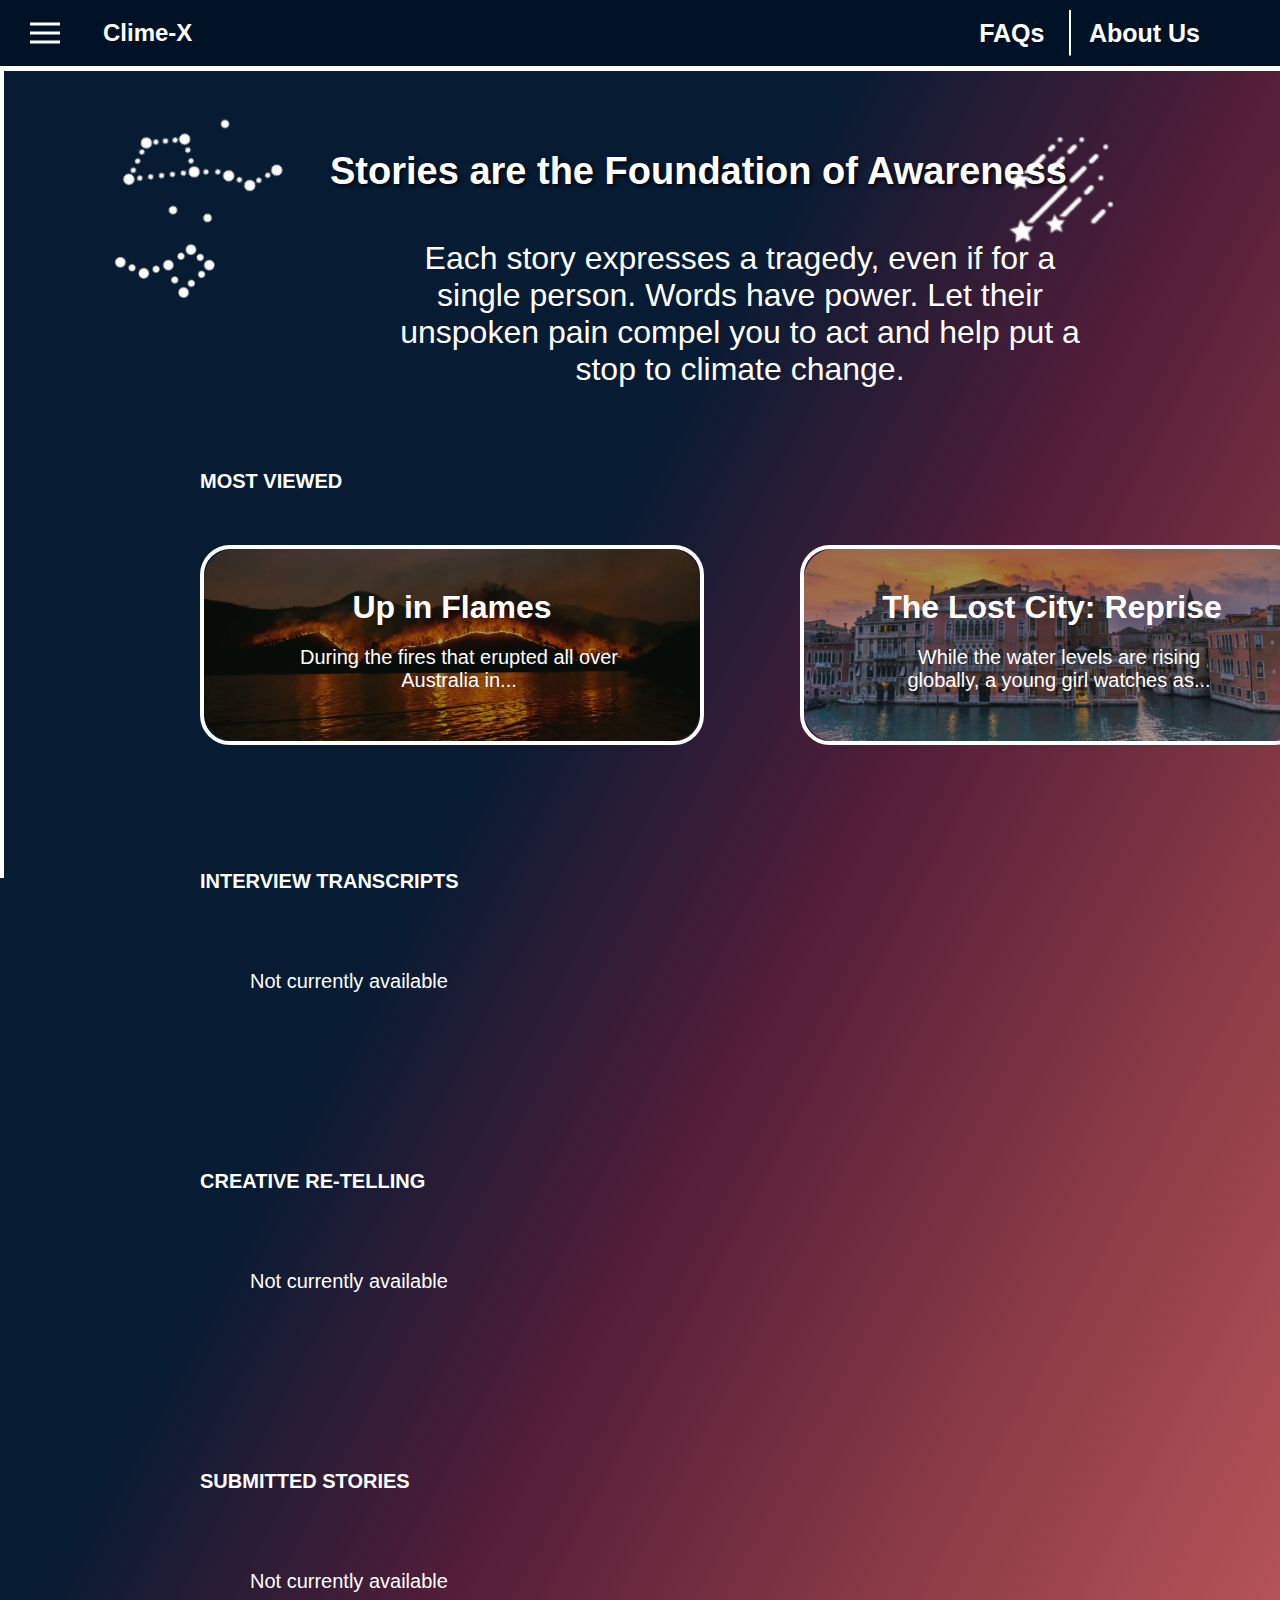
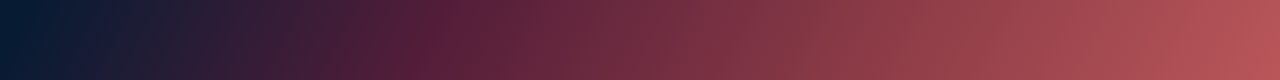
<file: stories.html>
<!DOCTYPE html>
<html lang="en">
<head>
    <meta charset="UTF-8">
    <meta name="viewport" content="width=device-width, initial-scale=1.0">
    <link rel="stylesheet" href="css/stylenewstories.css">
    <title>Stories</title>
</head>
<body>
    <header>
        <img src="image/Menu.png" alt="image" class="menu_icon" onclick="toggleNav()">
        <p class="logo">Clime-X</p>
        <nav>
            <a href="faq.html" class="faq">FAQs</a>
            <img src="image/Vector 4.png" alt="image" class="separator">
            <a href="about.html" class="about">About Us</a>
        </nav>
    </header>

    <!-- side bar-->
    <div id="mySidebar" class="sidebar">
        <a href="stories.html">Stories
            <img src="image/Storytelling.png" alt="image">
        </a>
        <hr>
        <a href="three/explore.html">Explore
            <img src="image/Globe.png" alt="image">
        </a>
        <hr>
        <a href="scientific.html">Scientific Observations
            <img src="image/Clipboard.png" alt="image">
        </a>
        <hr>
        <a href="donation.html">Donate
            <img src="image/Donate.png" alt="image">
        </a>
        <hr>
        <a href="index.html">
            <img src="image/Home.png" alt="image" class="home">
        </a>

    </div>



    <p class="most">MOST VIEWED</p>
    <div class="flame">
        <img src="image/pexels-sippakorn-yamkasikorn-1745809-3552472.jpg" alt="image" class="img">
        <div class="overlay">
            <p class="story_title">Up in Flames</p>
            <p class="story_p">During the fires that erupted all over Australia in...</p>
        </div>
    </div>
    <div class="city">
        <img src="image/pexels-pixabay-158441 1.png" alt="image" class="img">
        <div class="overlay">
            <p class="story_title">The Lost City: Reprise</p>
            <p class="story_p">While the water levels are rising globally, a young girl watches as...</p>
        </div>
    </div>
    <p class="don_title">Stories are the Foundation of Awareness</p>
    <p class="don_p">Each story expresses a tragedy, even if for a single person. Words have power. Let their unspoken pain compel you to act and help put a stop to climate change.</p>
    <img src="image/Shooting Stars.png" alt="" id="star">
    <img src="image/Constellation.png" alt="" id="dec1">
    <img src="image/Constellation (3).png" alt="" id="dec2">

    <p id="p1">INTERVIEW TRANSCRIPTS</p>
    <p id="p2">Not currently available</p>
    <p id="p3">CREATIVE RE-TELLING</p>
    <p id="p4">Not currently available</p>
    <p id="p5">SUBMITTED STORIES</p>
    <p id="p6">Not currently available</p>
   
    <script src="js/landing.js"></script>
</body>
</html>
</file>
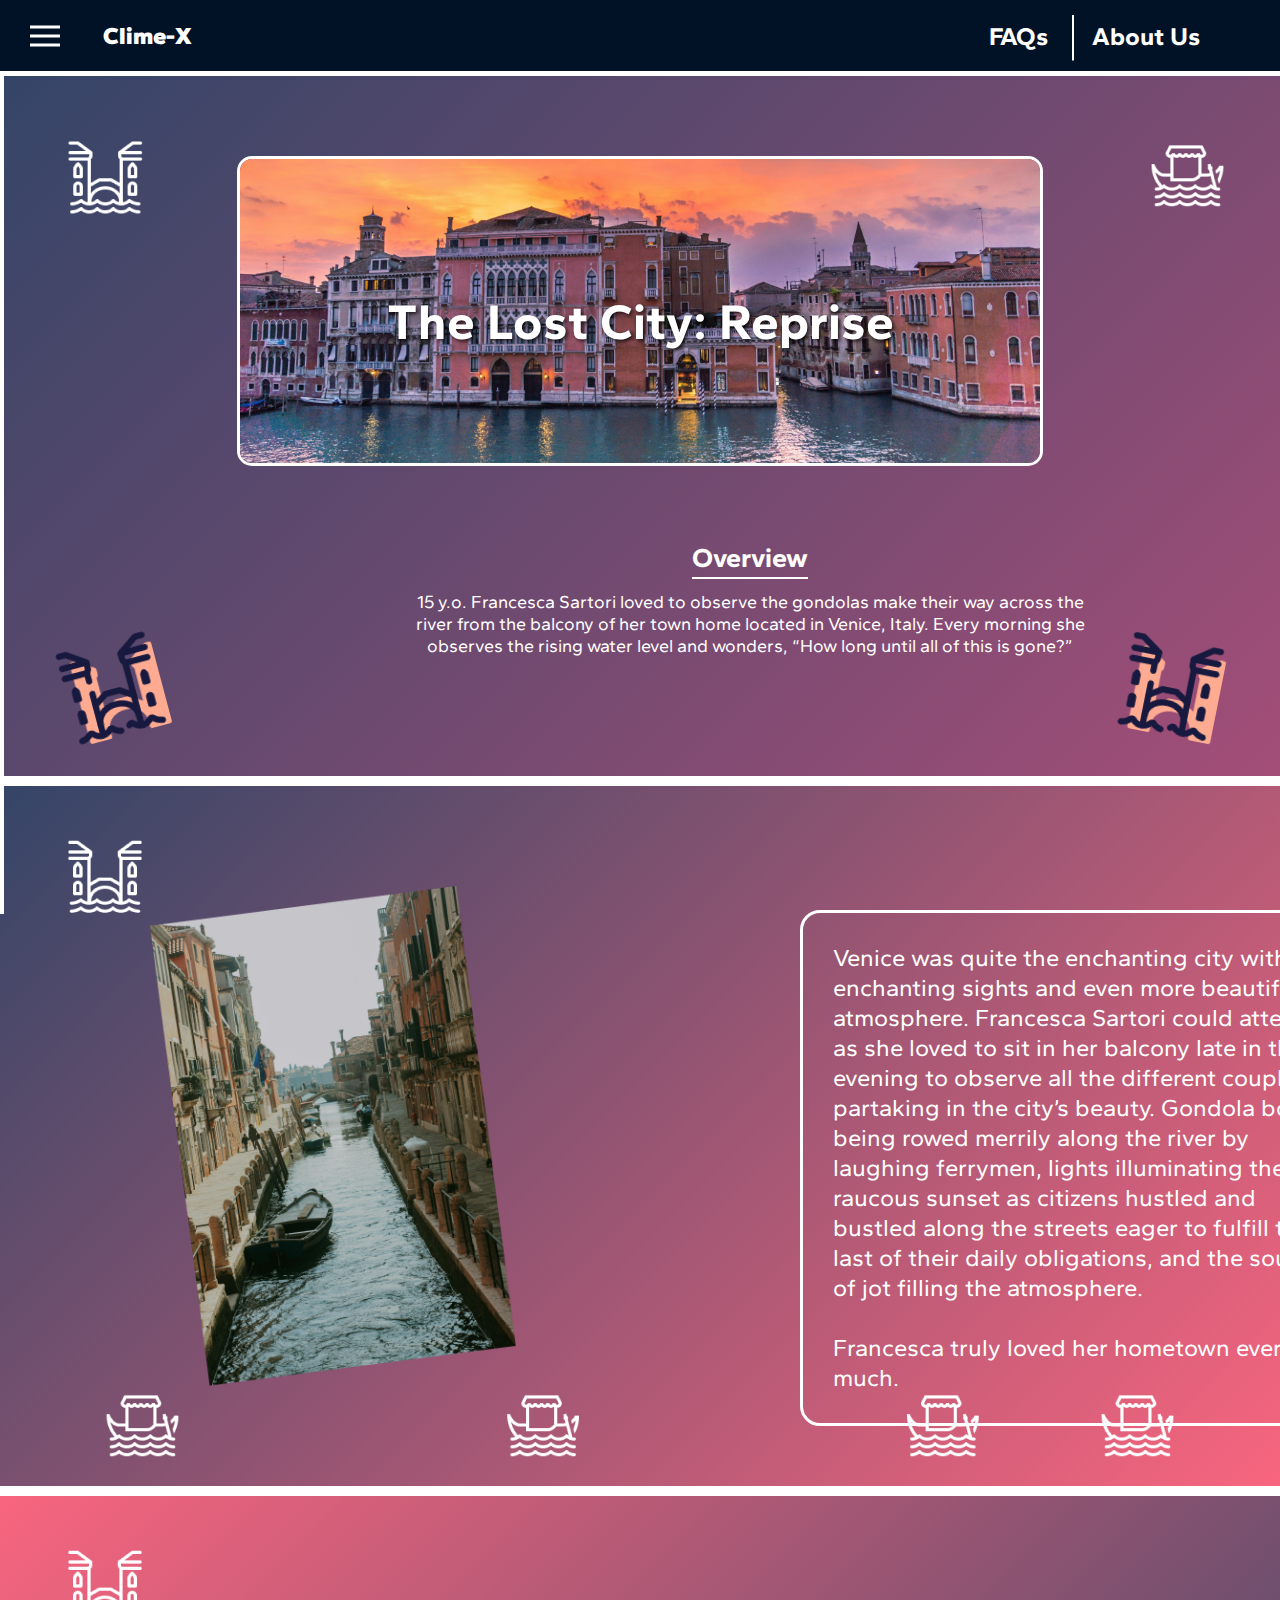
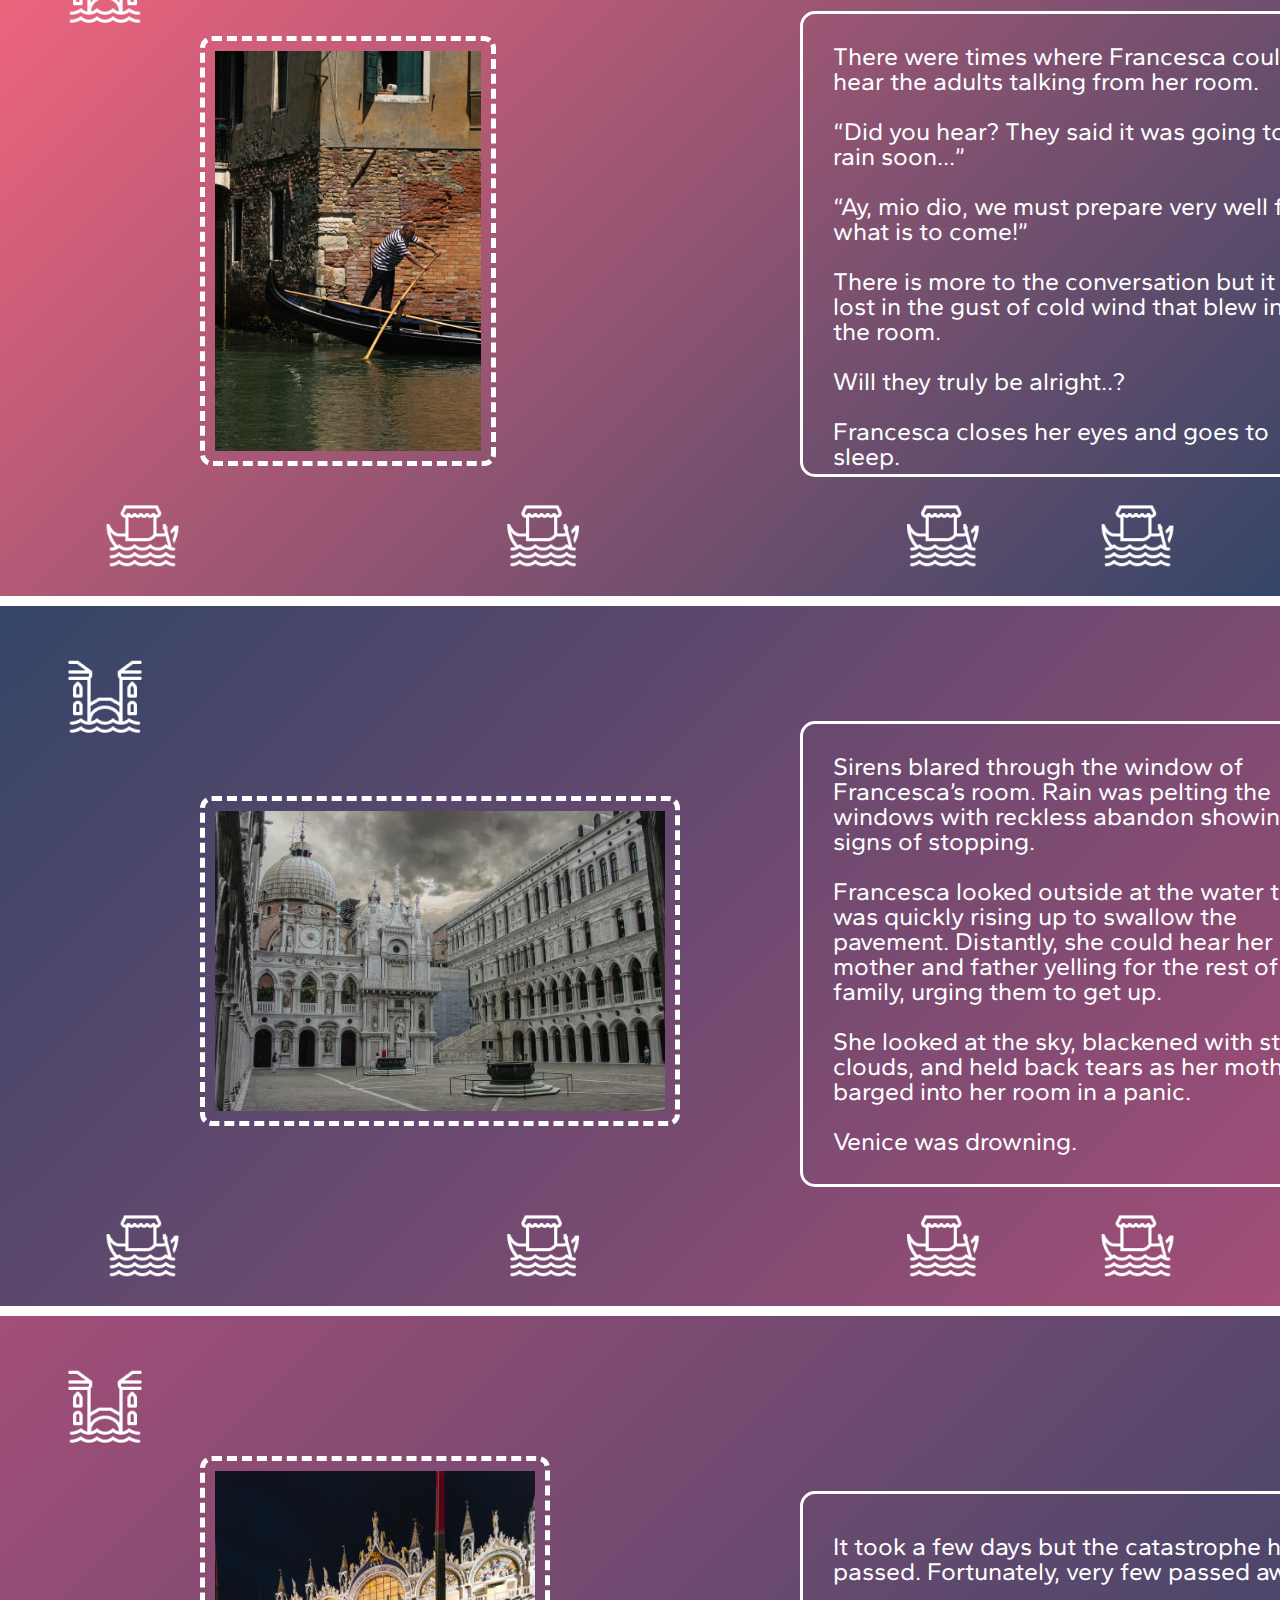
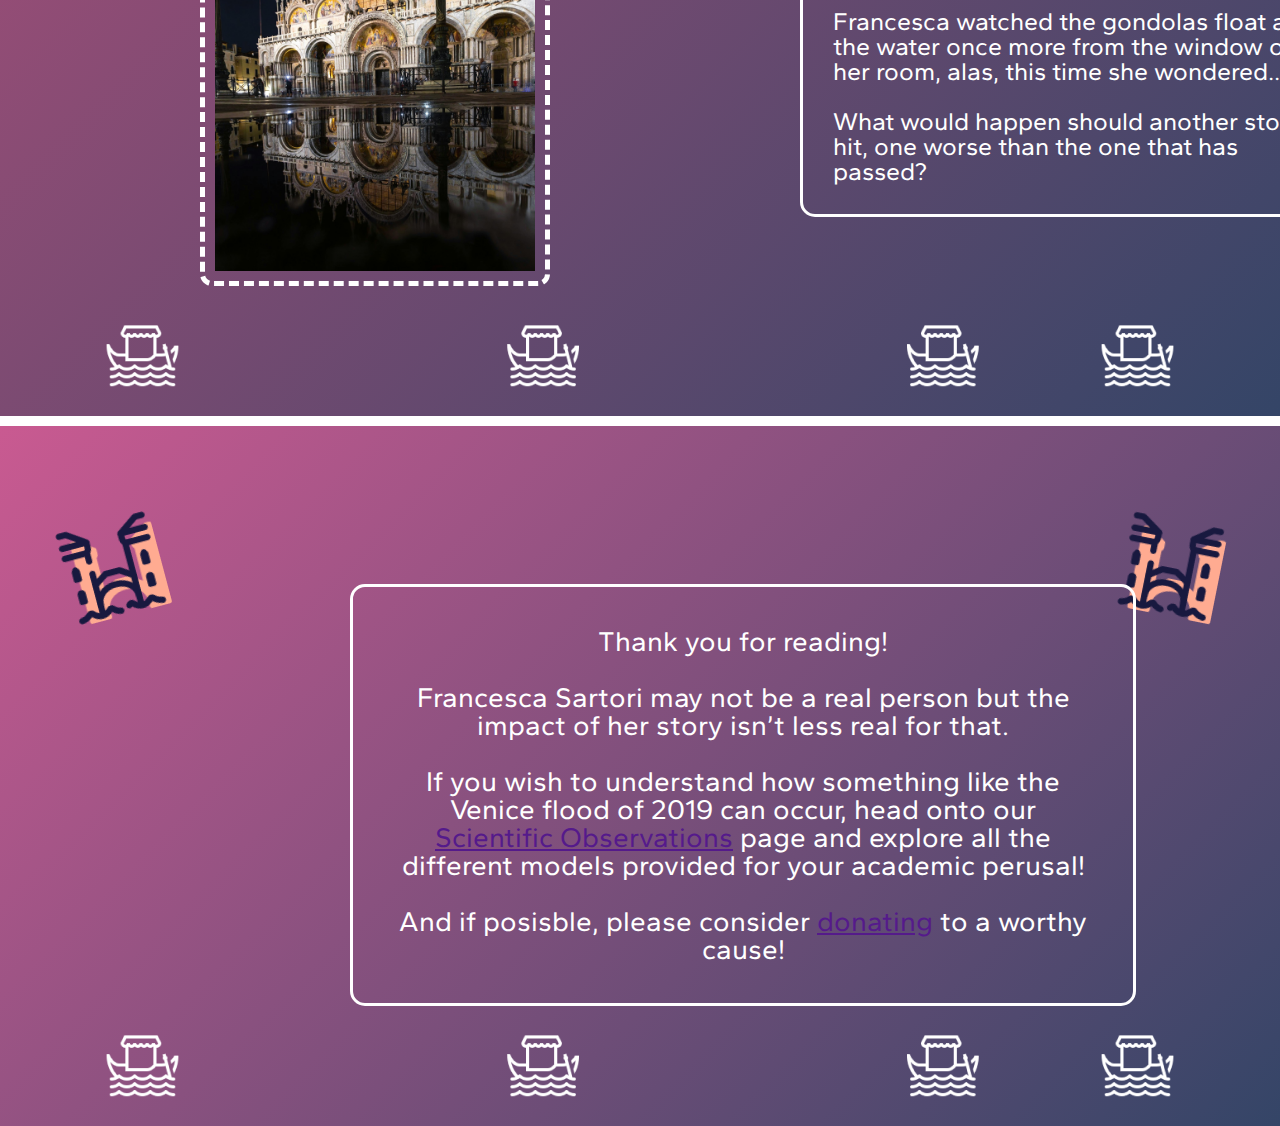
<file: the lost city.html>
<!DOCTYPE html>
<html lang="en">

<head>
    <meta charset="UTF-8">
    <meta name="viewport" content="width=device-width, initial-scale=1.0">
    <link rel="preconnect" href="https://fonts.googleapis.com">
    <link rel="preconnect" href="https://fonts.gstatic.com" crossorigin>
    <link href="https://fonts.googleapis.com/css2?family=Gantari:ital,wght@0,100..900;1,100..900&display=swap"
        rel="stylesheet">
    <link rel="stylesheet" href="css/stylethelostcity.css">
    <title>The lost city story</title>
</head>

<body>
    <!-- header -->
    <header>
        <img src="image/Menu.png" alt="image" class="menu_icon" onclick="toggleNav()">
        <p class="logo">Clime-X</p>
        <nav>
            <a href="faq.html" class="faq">FAQs</a>
            <img src="image/Vector 4.png" alt="image" class="separator">
            <a href="about.html" class="about">About Us</a>
        </nav>
    </header>

    <!-- side bar-->
    <div id="mySidebar" class="sidebar">
        <a href="stories.html">Stories
            <img src="image/Storytelling.png" alt="image">
        </a>
        <hr>
        <a href="three/explore.html">Explore
            <img src="image/Globe.png" alt="image">
        </a>
        <hr>
        <a href="scientific.html">Scientific Observations
            <img src="image/Clipboard.png" alt="image">
        </a>
        <hr>
        <a href="donation.html">Donate
            <img src="image/Donate.png" alt="image">
        </a>
        <hr>
        <a href="index.html">
            <img src="image/Home.png" alt="image" class="home">
        </a>

    </div>


    <section id="sec1">
        <img src="image/Gondola.png" alt="gondola" id="imgn1">
        <div class="imgcity"> <img src="image/pexels-pixabay-158441 1.png" alt="city" id="imgn2">
            <div class="text-overimg">The Lost City: Reprise</div>
        </div>
        <img src="image/Venice Canal (2).png" alt="ven2" id="imgn4">
        <img src="image/Venice Canal (1).png" alt="ven1" id="imgn3">
        <img src="image/Venice Canal.png" alt="ven" id="imgn5">
        <div class="text1">
            <h2>Overview</h2>
            <p>15 y.o. Francesca Sartori loved to observe the gondolas make their way across the river from the balcony
                of her town home located in Venice, Italy. Every morning she observes the rising water level and
                wonders, “How long until all of this is gone?”</p>
        </div>

    </section>
    <section id="sec2">
        <img src="image/pexels-annetnavi-804952 1.png" alt="" id="imgn6">
        <img src="image/Venice Canal (3).png" alt="" id="imgn7">
        <img src="image/Gondola (1).png" alt="" id="imgn8">
        <img src="image/Gondola (2).png" alt="" id="imgn9">
        <img src="image/Gondola (3).png" alt="" id="imgn10">
        <img src="image/Gondola (4).png" alt="" id="imgn11">
        <div class="text2">
            <p>Venice was quite the enchanting city with its enchanting sights and even more beautiful atmosphere.
                Francesca Sartori could attest as she loved to sit in her balcony late in the evening to observe all the
                different couples partaking in the city’s beauty. Gondola boats being rowed merrily along the river by
                laughing ferrymen, lights illuminating the raucous sunset as citizens hustled and bustled along the
                streets eager to fulfill the last of their daily obligations, and the sound of jot filling the
                atmosphere. <br><br>Francesca truly loved her hometown ever so much.</p>
        </div>
    </section>
    <section id="sec3">
        <img src="image/cameron-cress-gXoU15FORco-unsplash 1.png" alt="" id="imgn12">
        <img src="image/Venice Canal (3).png" alt="" id="imgn7">
        <img src="image/Gondola (1).png" alt="" id="imgn8">
        <img src="image/Gondola (2).png" alt="" id="imgn9">
        <img src="image/Gondola (3).png" alt="" id="imgn10">
        <img src="image/Gondola (4).png" alt="" id="imgn11">
        <p>There were times where Francesca could hear the adults talking from her room. <br><br> “Did you hear? They
            said it was going to rain soon...”<br> <br>“Ay, mio dio, we must prepare very well for what is to
            come!”<br><br> There is more to the conversation but it got lost in the gust of cold wind that blew into the
            room. <br><br>Will they truly be alright..? <br><br>Francesca closes her eyes and goes to sleep.</p>
    </section>
    <section id="sec4">
        <img src="image/Venice Canal (3).png" alt="" id="imgn7">
        <img src="image/Gondola (1).png" alt="" id="imgn8">
        <img src="image/Gondola (2).png" alt="" id="imgn9">
        <img src="image/Gondola (3).png" alt="" id="imgn10">
        <img src="image/Gondola (4).png" alt="" id="imgn11">
        <img src="image/pexels-pixabay-415604 1.png" alt="" id="imgn13">
        <p>Sirens blared through the window of Francesca’s room. Rain was pelting the windows with reckless abandon
            showing no signs of stopping. <br><br> Francesca looked outside at the water that was quickly rising up to
            swallow the pavement. Distantly, she could hear her mother and father yelling for the rest of the family,
            urging them to get up. <br><br> She looked at the sky, blackened with storm clouds, and held back tears as
            her mother barged into her room in a panic. <br><br> Venice was drowning.</p>
    </section>
    <section id="sec5">
        <img src="image/Venice Canal (3).png" alt="" id="imgn7">
        <img src="image/Gondola (1).png" alt="" id="imgn8">
        <img src="image/Gondola (2).png" alt="" id="imgn9">
        <img src="image/Gondola (3).png" alt="" id="imgn10">
        <img src="image/Gondola (4).png" alt="" id="imgn11">
        <img src="image/pexels-tracehudson-2905418 1.png" alt="" id="imgn14">
        <p>It took a few days but the catastrophe has passed. Fortunately, very few passed away. <br><br> Francesca
            watched the gondolas float atop the water once more from the window of her room, alas, this time she
            wondered... <br><br> What would happen should another storm hit, one worse than the one that has passed?</p>
    </section>
    <section id="sec6">
        <img src="image/Venice Canal (1).png" alt="ven1" id="imgn3">
        <img src="image/Venice Canal.png" alt="ven" id="imgn5">
        <img src="image/Gondola (1).png" alt="" id="imgn8">
        <img src="image/Gondola (2).png" alt="" id="imgn9">
        <img src="image/Gondola (3).png" alt="" id="imgn10">
        <img src="image/Gondola (4).png" alt="" id="imgn11">
        <p>Thank you for reading! <br><br> Francesca Sartori may not be a real person but the impact of her story isn’t
            less real for that. <br><br> If you wish to understand how something like the Venice flood of 2019 can
            occur, head onto our <a href="">Scientific Observations</a> page and explore all the different models
            provided for your academic perusal! <br><br> And if posisble, please consider <a href="">donating</a> to a
            worthy cause!</p>
    </section>
</body>
<script src="js/landing.js"></script>
</html>
</file>
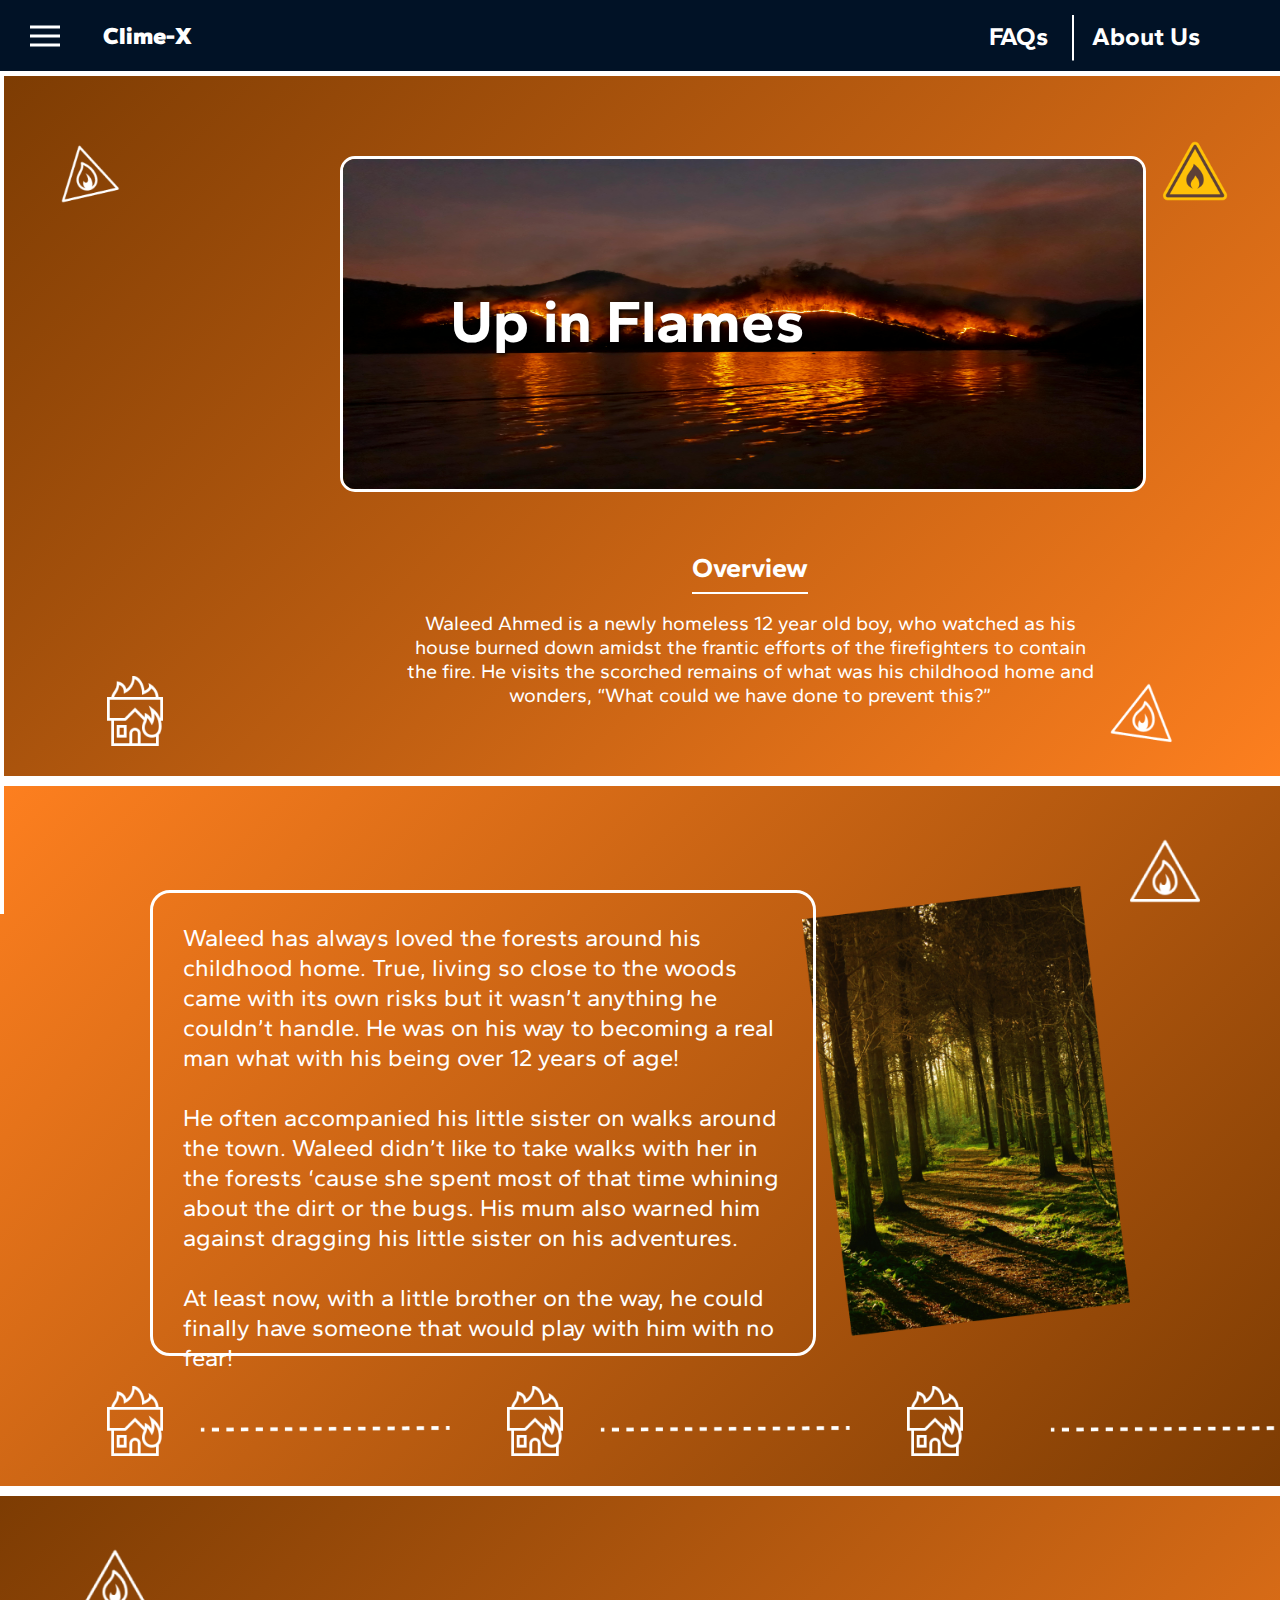
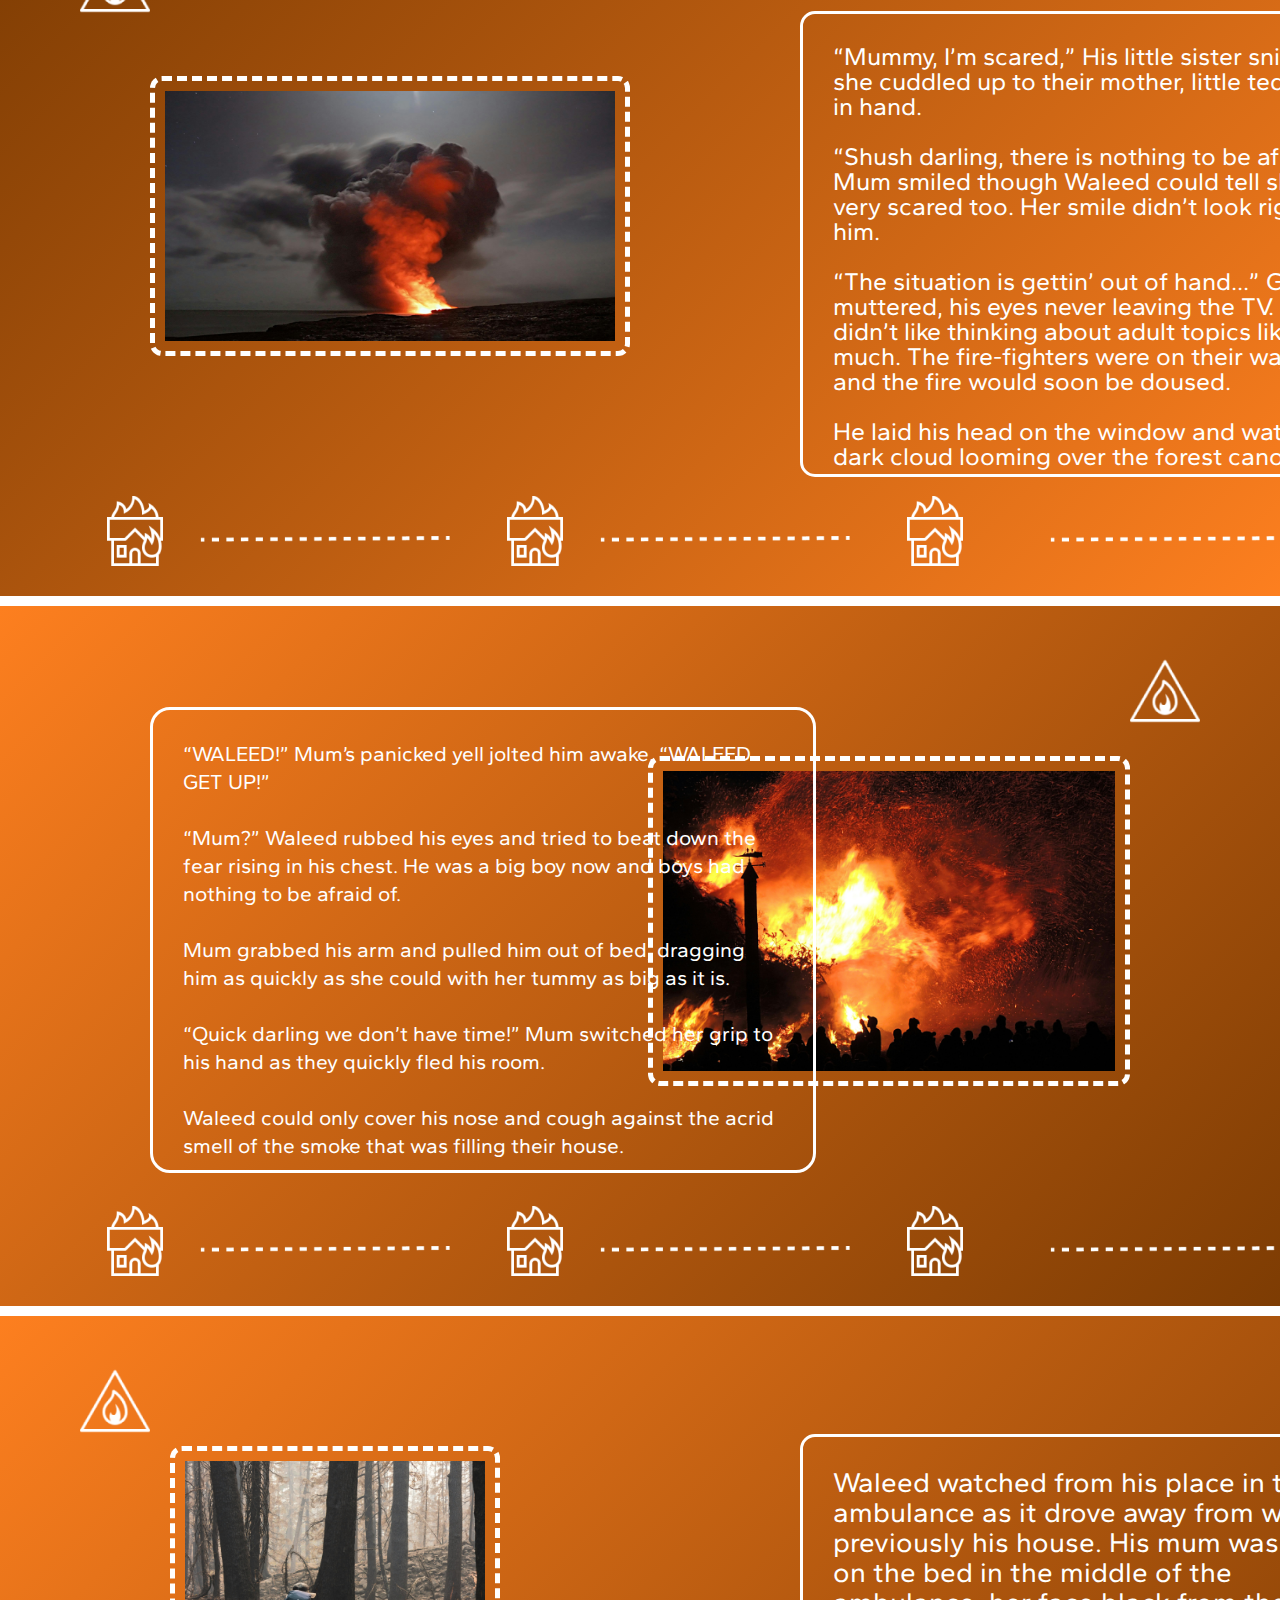
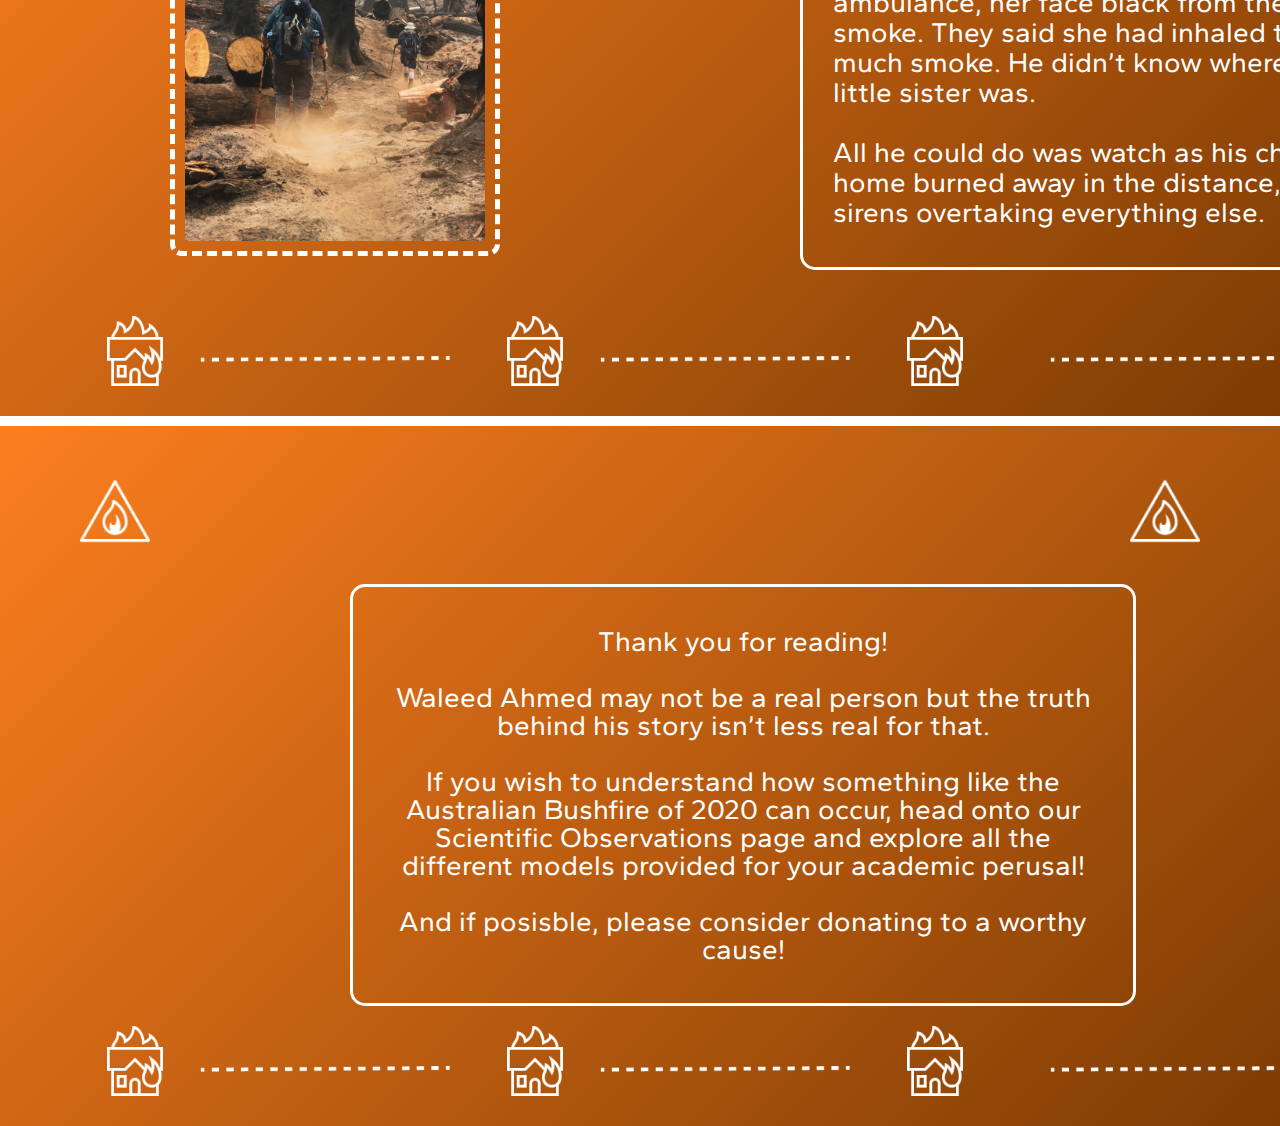
<file: upinflames.html>
<!DOCTYPE html>
<html lang="en">

<head>
    <meta charset="UTF-8">
    <meta name="viewport" content="width=device-width, initial-scale=1.0">
    <link rel="preconnect" href="https://fonts.googleapis.com">
    <link rel="preconnect" href="https://fonts.gstatic.com" crossorigin>
    <link href="https://fonts.googleapis.com/css2?family=Gantari:ital,wght@0,100..900;1,100..900&display=swap"
        rel="stylesheet">
    <link rel="stylesheet" href="css/styleupinflames.css">
    <title>Up in flames</title>
</head>

<body>
    <!-- header -->
    <header>
        <img src="image/Menu.png" alt="image" class="menu_icon" onclick="toggleNav()">
        <p class="logo">Clime-X</p>
        <nav>
            <a href="faq.html" class="faq">FAQs</a>
            <img src="image/Vector 4.png" alt="image" class="separator">
            <a href="about.html" class="about">About Us</a>
        </nav>
    </header>

    <!-- side bar-->
    <div id="mySidebar" class="sidebar">
        <a href="stories.html">Stories
            <img src="image/Storytelling.png" alt="image">
        </a>
        <hr>
        <a href="three/explore.html">Explore
            <img src="image/Globe.png" alt="image">
        </a>
        <hr>
        <a href="scientific.html">Scientific Observations
            <img src="image/Clipboard.png" alt="image">
        </a>
        <hr>
        <a href="donation.html">Donate
            <img src="image/Donate.png" alt="image">
        </a>
        <hr>
        <a href="index.html">
            <img src="image/Home.png" alt="image" class="home">
        </a>

    </div>


    <!-- section1 -->
    <section id="sec1">
        <img src="image/pexels-sippakorn-yamkasikorn-1745809-3552472.jpg" alt="" id="imgn1">
        <img src="image/Fire Hazard (1).png" alt="" id="imgn2">
        <img src="image/Fire Hazard.png" alt="" id="imgn3">
        <img src="image/Burning House.png" alt="" id="imgn5">
        <!-- exception -->
        <img src="image/Fire Hazard (2).png" alt="" id="imgn9">
        <div class="text1">
            <h2>Overview</h2>
            <p>Waleed Ahmed is a newly homeless 12 year old boy, who watched as his house burned down amidst the frantic
                efforts of the firefighters to contain the fire. He visits the scorched remains of what was his
                childhood home and wonders, “What could we have done to prevent this?”</p>
        </div>
        <div id="txt">Up in Flames</div>
    </section>
    <section id="sec2">
        <img src="image/Vector 11.png" alt="" id="imgn10">
        <img src="image/Vector 11.png" alt="" id="imgn11">
        <img src="image/Vector 11.png" alt="" id="imgn12">
        <img src="image/Burning House.png" alt="" id="imgn5">
        <img src="image/Burning House.png" alt="" id="imgn6">
        <img src="image/Burning House.png" alt="" id="imgn7">
        <img src="image/Burning House.png" alt="" id="imgn8">
        <img src="image/pexels-inspiredimages-132428 1.png" alt="" id="imgn13">
        <img src="image/Fire Hazard (3).png" alt="" id="imgn14">
        <p>Waleed has always loved the forests around his childhood home. True, living so close to the woods came with
            its own risks but it wasn’t anything he couldn’t handle. He was on his way to becoming a real man what with
            his being over 12 years of age! <br><br>He often accompanied his little sister on walks around the town.
            Waleed didn’t like to take walks with her in the forests ‘cause she spent most of that time whining about
            the dirt or the bugs. His mum also warned him against dragging his little sister on his adventures. <br><br>
            At least now, with a little brother on the way, he could finally have someone that would play with him with
            no fear!</p>
    </section>
    <section id="sec3">
        <img src="image/Burning House.png" alt="" id="imgn5">
        <img src="image/Burning House.png" alt="" id="imgn6">
        <img src="image/Burning House.png" alt="" id="imgn7">
        <img src="image/Burning House.png" alt="" id="imgn8">
        <img src="image/Vector 11.png" alt="" id="imgn10">
        <img src="image/Vector 11.png" alt="" id="imgn11">
        <img src="image/Vector 11.png" alt="" id="imgn12">
        <img src="image/Fire Hazard (3).png" alt="" id="imgn16">
        <img src="image/pexels-pixabay-417070 1.png" alt="" id="imgn15">

        <p>“Mummy, I’m scared,” His little sister sniffled as she cuddled up to their mother, little teddy bear in hand.
            <br><br> “Shush darling, there is nothing to be afraid of.” Mum smiled though Waleed could tell she was very
            scared too. Her smile didn’t look right to him. <br><br> “The situation is gettin’ out of hand...” Grandpa
            muttered, his eyes never leaving the TV. Waleed didn’t like thinking about adult topics like this much. The
            fire-fighters were on their way anyway and the fire would soon be doused. <br><br> He laid his head on the
            window and watched the dark cloud looming over the forest canopy.</p>
    </section>
    <section id="sec4">
        <img src="image/Burning House.png" alt="" id="imgn5">
        <img src="image/Burning House.png" alt="" id="imgn6">
        <img src="image/Burning House.png" alt="" id="imgn7">
        <img src="image/Burning House.png" alt="" id="imgn8">
        <img src="image/Vector 11.png" alt="" id="imgn10">
        <img src="image/Vector 11.png" alt="" id="imgn11">
        <img src="image/Vector 11.png" alt="" id="imgn12">
        <img src="image/Fire Hazard (3).png" alt="" id="imgn14">
        <img src="image/pexels-pixabay-266487 1.png" alt="" id="imgn17">
        <p>“WALEED!” Mum’s panicked yell jolted him awake. “WALEED GET UP!” <br><br>“Mum?” Waleed rubbed his eyes and
            tried to beat down the fear rising in his chest. He was a big boy now and boys had nothing to be afraid of.
            <br><br>Mum grabbed his arm and pulled him out of bed, dragging him as quickly as she could with her tummy
            as big as it is. <br><br> “Quick darling we don’t have time!” Mum switched her grip to his hand as they
            quickly fled his room. <br><br>Waleed could only cover his nose and cough against the acrid smell of the
            smoke that was filling their house.</p>
    </section>
    <section id="sec5">
        <img src="image/Burning House.png" alt="" id="imgn5">
        <img src="image/Burning House.png" alt="" id="imgn6">
        <img src="image/Burning House.png" alt="" id="imgn7">
        <img src="image/Burning House.png" alt="" id="imgn8">
        <img src="image/Vector 11.png" alt="" id="imgn10">
        <img src="image/Vector 11.png" alt="" id="imgn11">
        <img src="image/Vector 11.png" alt="" id="imgn12">
        <img src="image/Fire Hazard (3).png" alt="" id="imgn16">
        <img src="image/pexels-sanmane-1365427 1.png" alt="" id="imgn18">
        <p>Waleed watched from his place in the ambulance as it drove away from what was previously his house. His mum
            was lying on the bed in the middle of the ambulance, her face black from the smoke. They said she had
            inhaled too much smoke. He didn’t know where his little sister was. <br><br> All he could do was watch as
            his childhood home burned away in the distance, the sirens overtaking everything else.</p>
    </section>
    <section id="sec6">
        <img src="image/Burning House.png" alt="" id="imgn5">
        <img src="image/Burning House.png" alt="" id="imgn6">
        <img src="image/Burning House.png" alt="" id="imgn7">
        <img src="image/Burning House.png" alt="" id="imgn8">
        <img src="image/Vector 11.png" alt="" id="imgn10">
        <img src="image/Vector 11.png" alt="" id="imgn11">
        <img src="image/Vector 11.png" alt="" id="imgn12">
        <img src="image/Fire Hazard (3).png" alt="" id="imgn16">
        <img src="image/Fire Hazard (3).png" alt="" id="imgn14">
        <p>Thank you for reading! <br><br>Waleed Ahmed may not be a real person but the truth behind his story isn’t
            less real for that. <br><br> If you wish to understand how something like the Australian Bushfire of 2020
            can occur, head onto our Scientific Observations page and explore all the different models provided for your
            academic perusal! <br><br> And if posisble, please consider donating to a worthy cause!</p>
    </section>

<script src="js/landing.js"></script>
</body>

</html>
</file>
<file: css/landing_page.css>
* {
    margin: 0;
    padding: 0;
    box-sizing: border-box;
}
body {
    font-family: "Gantari", sans-serif;
}

header {
    background-color: rgba(1, 18, 38, 1);
    position: relative;
    height: 71px;
    border-bottom: 5px solid rgba(255, 255, 255, 1);
    display: flex;
    justify-content: space-between;
    align-items: center;
}
.logo{
    color: rgba(255, 255, 255, 1);
    display: inline-block;
    font-size: 24px;
    font-weight: 900;
    position: absolute;
    left: 103px;
}
header nav a {
    color: rgba(255, 255, 255, 1);;
    margin-left: 20px;
    text-decoration: none;
    font-size: 25px;
    font-weight: 700;
 
}
.faq{
    margin-right: 20px;
}
.about{
    margin-right: 80px;
   
}
.separator{
   position: absolute;
   bottom: 10px;
}

/* side bar//////////////////////////////////////////////// */

.sidebar {
    height: 89.8%;
    width: 0px;
    position: absolute;
    top: 20;
    left: 0;
    background-color: rgba(1, 18, 38, 1);
    overflow-x: hidden;
    transition: 0.5s;
    padding-top: 30px;
    border-right: 4px solid rgba(255, 255, 255, 1);
z-index: 1000;
}

.sidebar a {
    padding: 10px 20px;
    text-decoration: none;
    font-size: 35px;
    color: rgba(255, 255, 255, 1);
    display: block;
    transition: 0.3s;
    font-weight: 500;
    padding-bottom: 20px;
}

.sidebar a:hover {
    background-color: rgba(109, 89, 122, 0.137);
}

.menu_icon {
    cursor: pointer;
margin-left: 30px;
}
hr {
    border: 0;
    border-top: 1.5px solid rgba(255, 255, 255, 1);
    width: 300px;
    margin-left: 23px;
}
.home{
    padding-top: 90px;
    /* padding-left: 250px; */
}

/* landing////////////////////////////////////////////////////// */

.landing{
    background: linear-gradient(118deg, #071B33 40.7%, #531D39 59.76%, #8B3B46 80.22%, #B9565A 98.82%);
    height: 89.8vh;
}
.dipper1{
    position: absolute;
    margin-left: 900px;
}
.dipper2{
    position: absolute;
    margin-top: 150px;
    margin-left: 800px;
}
.stars{
    position: absolute;
}
.welcome{
    width: 600px;
    height: 230px;
    margin-top: 40px;
    margin-left: 90px;
    border-radius: 40px;
    background-color: rgba(173, 99, 118, 0.4);
    padding: 30px 25px 60px 25px;
    position: absolute;
}
.wel_title{
    color: rgba(255, 255, 255, 1);
    font-size: 30px;
    font-weight: 500;
    width: 200px;
    margin-bottom: 22px;
}
.wel_p{
    color: rgba(255, 255, 255, 1);
    font-size: 23px;
    font-weight: 500;
}
.most{
    color: rgba(255, 255, 255, 1);
    font-size: 20px;
    font-weight: 900; 
    margin-left: 100px;
    margin-top: 300px;
    position: absolute;
}
.flame{
    margin-left: 200px;
    margin-top: 345px;
    position: absolute;
    width: 504px;
    height: 200px;
    border: 4px solid rgba(255, 255, 255, 1);
    border-radius: 30px;
   overflow: hidden;
   z-index: 10;
   cursor: pointer;
   text-align: center;
}
.city{
    margin-left: 800px;
    margin-top: 345px;
    position: absolute;
    width: 504px;
    height: 200px;
    border: 4px solid rgba(255, 255, 255, 1);
    border-radius: 30px;
   overflow: hidden;
   z-index: 10;
   cursor: pointer;
   text-align: center;
}
.img{
    width: 100%; 
    height: 100%; 
    object-fit: cover; 
    border-radius: 30px; 
    z-index: -1;
}

.overlay {
    position: absolute;
    top: 0;
    left: 0;
    width: 100%;
    height: 100%;
    background-color: rgba(17, 29, 19, 0.4); 
    border-radius: 30px;
    z-index: 1; 
}
.story_title{
    color: rgba(255, 255, 255, 1);
    font-size: 32px;
    font-weight: 700; 
    margin-top: 40px;
}
.story_p{
    color: rgba(255, 255, 255, 1);
    font-size: 20px;
    font-weight: 400; 
    margin-top: 20px;
    width: 350px;
    margin-left: 80px;
}
.more{
cursor: pointer;
width: 188px;
height: 50px;
color: rgba(255, 255, 255, 1);
font-size: 22px;
font-weight: 500; 
border-radius: 30px;
border: 4px solid rgba(255, 255, 255, 1);
background-color: rgba(173, 99, 118, 1);
position: absolute;
margin-top: 560px;
margin-left: 660px;

}
</file>
<file: css/about.css>
* {
    margin: 0;
    padding: 0;
    box-sizing: border-box;
}
body {
    font-family: "Gantari", sans-serif;

        background: linear-gradient(118deg, #071B33 40.7%, #531D39 59.76%, #8B3B46 80.22%, #B9565A 98.82%);
        height: 330vh;

}

header {
    background-color: rgba(1, 18, 38, 1);
    position: relative;
    height: 71px;
    border-bottom: 5px solid rgba(255, 255, 255, 1);
    display: flex;
    justify-content: space-between;
    align-items: center;
}
.logo{
    color: rgba(255, 255, 255, 1);
    display: inline-block;
    font-size: 24px;
    font-weight: 900;
    position: absolute;
    left: 103px;
}
header nav a {
    color: rgba(255, 255, 255, 1);;
    margin-left: 20px;
    text-decoration: none;
    font-size: 25px;
    font-weight: 700;
 
}
.faq{
    margin-right: 20px;
}
.about{
    margin-right: 80px;
   
}
.separator{
   position: absolute;
   bottom: 10px;
}

/* side bar//////////////////////////////////////////////// */

.sidebar {
    height: 89.8%;
    width: 0px;
    position: absolute;
    top: 20;
    left: 0;
    background-color: rgba(1, 18, 38, 1);
    overflow-x: hidden;
    transition: 0.5s;
    padding-top: 30px;
    border-right: 4px solid rgba(255, 255, 255, 1);
z-index: 1000;
}

.sidebar a {
    padding: 10px 20px;
    text-decoration: none;
    font-size: 35px;
    color: rgba(255, 255, 255, 1);
    display: block;
    transition: 0.3s;
    font-weight: 500;
    padding-bottom: 20px;
}

.sidebar a:hover {
    background-color: rgba(109, 89, 122, 0.137);
}

.menu_icon {
    cursor: pointer;
margin-left: 30px;
}
hr {
    border: 0;
    border-top: 1.5px solid rgba(255, 255, 255, 1);
    width: 300px;
    margin-left: 23px;
}
.home{
    padding-top: 90px;
    /* padding-left: 250px; */
}



#imgn2{
    position: absolute;
    top: 100px;
    left: 50px;
    height: 70px;
}

#imgn3{
    position: absolute;
    top: 100px;
    right: 50px;
    height: 70px;

}
.aboutus{
    width: 800px;
    height: 400px;
    margin-top: 100px;
    margin-left: 350px;
    border-radius: 40px;
    background-color: rgba(173, 99, 118, 0.4);
    padding: 30px 25px 60px 25px;
    position: absolute;
}
.about_title{
    color: rgba(255, 255, 255, 1);
    font-size: 30px;
    font-weight: 700;
    width: 200px;
    margin-bottom: 22px;
}
.us{
    color: rgba(255, 255, 255, 1);
    font-size: 24px;
    font-weight: 500;
}
.line{
    position: absolute;
    margin-top:600px ;
    margin-left: 100px;
}
.line2{
    position: absolute;
    margin-top:600px ;
    margin-left: 900px;
}
.team{
position: absolute;
font-size: 40px;
font-weight: 900;
color: rgba(255, 255, 255, 1);
margin-top:570px ;
margin-left: 655px;
}
.personal_img1{
    width: 241px;
    height: 312px;
    background-color: rgba(173, 99, 118, 0.4);
    margin-top: 700px;
    position: absolute;
    margin-left: 100px;

}
.personal_img2{
    width: 241px;
    height: 312px;
    background-color: rgba(173, 99, 118, 0.4);
    margin-top: 700px;
    position: absolute;
    margin-left: 640px;

}
.personal_img3{
    width: 241px;
    height: 312px;
    background-color: rgba(173, 99, 118, 0.4);
    margin-top: 700px;
    position: absolute;
    margin-left: 1180px;

}
.personal_img4{
    width: 241px;
    height: 312px;
    background-color: rgba(173, 99, 118, 0.4);
    margin-top: 1250px;
    position: absolute;
    margin-left: 380px;

}
.personal_img5{
    width: 241px;
    height: 312px;
    background-color: rgba(173, 99, 118, 0.4);
    margin-top: 1250px;
    position: absolute;
    margin-left: 925px;

}
.person{
    width: 241px;
    height: 312px;
     
}
.name{
    color: rgba(255, 255, 255, 1);
    font-weight: 900;
    font-size: 25px;
    text-align: center;
    margin-top: 10px;
}
.position{
    color: rgba(255, 255, 255, 1);
    font-weight: 500;
    font-size: 24px;
    text-align: center;
    margin-top: 20px;
}
.p2{
   margin-bottom: 30px;
}
.p3{
    width: 290px;
}
.personal_img a{
    text-decoration: none;
}
.email{
    height: 30px;
   margin-left: 80px;
   margin-top: 10px;
  padding-right: 20px;
}
.linked{
    height: 29px;

}
.shoot3{
    position: absolute;
    top: 2080px;
    left: 200px;
}
.shoot4{
    position: absolute;
    top: 2080px;
    left: 1200px;
}


.special{
    background-color: rgba(173, 99, 118, 0.4);
    width: 800px;
    height: 200px;
    border-radius: 40px;
    text-align: center;
    position: absolute;
    top: 2000px;
    left: 350px;
}
.thanks_p{
    font-weight: 500;
    color: rgba(255, 255, 255, 1);
    font-size: 25px;
    margin-top: 70px;
}
.stars5{
    position: absolute;
    top: 1220px;
    left: 1150px;
}

.stars6{
    position: absolute;
    top: 1400px;
    left: 20px;
}
</file>
<file: css/donationstyle.css>
* {
    margin: 0;
    padding: 0;
    box-sizing: border-box;
}
body{
    position: relative;
    margin: 0;
    width: 100%;
    height: 1800px;
    background: linear-gradient(118deg, #071B33 40.7%, #531D39 59.76%, #8B3B46 80.22%, #B9565A);
    font-family: "Gantari", sans-serif;
}
header {
    background-color: rgba(1, 18, 38, 1);
    position: relative;
    height: 71px;
    border-bottom: 5px solid rgba(255, 255, 255, 1);
    display: flex;
    justify-content: space-between;
    align-items: center;
}
.logo{
    color: rgba(255, 255, 255, 1);
    display: inline-block;
    font-size: 24px;
    font-weight: 900;
    position: absolute;
    left: 103px;
}
header nav a {
    color: rgba(255, 255, 255, 1);;
    margin-left: 20px;
    text-decoration: none;
    font-size: 25px;
    font-weight: 700;
 
}
.faq{
    margin-right: 20px;
}
.about{
    margin-right: 80px;
   
}
.separator{
   position: absolute;
   bottom: 10px;
}

/* side bar//////////////////////////////////////////////// */

.sidebar {
    height: 89.8%;
    width: 0px;
    position: absolute;
    top: 20;
    left: 0;
    background-color: rgba(1, 18, 38, 1);
    overflow-x: hidden;
    transition: 0.5s;
    padding-top: 30px;
    border-right: 4px solid rgba(255, 255, 255, 1);
z-index: 1000;
}

.sidebar a {
    padding: 10px 20px;
    text-decoration: none;
    font-size: 35px;
    color: rgba(255, 255, 255, 1);
    display: block;
    transition: 0.3s;
    font-weight: 500;
    padding-bottom: 20px;
}

.sidebar a:hover {
    background-color: rgba(109, 89, 122, 0.137);
}

.menu_icon {
    cursor: pointer;
margin-left: 30px;
}
hr {
    border: 0;
    border-top: 1.5px solid rgba(255, 255, 255, 1);
    width: 300px;
    margin-left: 23px;
}
.home{
    padding-top: 90px;
    /* padding-left: 250px; */
}
.don_title{
    position: absolute;
    color: white;
    text-align: center;
    font-size: 38px;
    text-shadow: 2px 2px 4px rgba(0, 0, 0, 0.8); /* Adds a shadow for contrast */
    left: 430px;
    top: 150px;
    font-size: 48px;
    font-weight:  900;
}
.don_p{ 
    position: absolute;
    color: white;
    text-align: center;
    margin-top: 50px;
    top: 190px;
    font-size: 32px;
    left:370px;
font-weight: 500;
}

#coin{
    position: absolute;
    top: 110px;
    right: 120px;
}

#dec1{
    position: absolute;
    top: 60px;
    left: 100px;
    height: 200px;
}

#dec2{
    position: absolute;
    top: 200px;
    left: 40px;
    height: 130px;
}

.donations{
    position: relative;
    top: 380px;
    left: 240px;
    display: grid;
    width: 800px;
    grid-template-columns: 200px 200px;
column-gap: 350px;
row-gap: 120px;

    
}

.donations img{
    /* position: absolute;
    height: 200px;
    width: 470px;
    border-radius: 30px; */
    width: 100%;
    height: 100%;
    object-fit: cover;
    border-radius: 30px;
    z-index: -1;

   
}
.cont{
    /* position: absolute; */
     height: 195px;
    width: 465px;
    border-radius: 30px;
    border: 4px solid rgba(255, 255, 255, 1)
}
.textover1{
    position: absolute;
    top: 0;
    left: 0;
    height: 195px;
    width: 465px;
    border-radius: 30px;
    background-color: rgba(17, 29, 19,0.4) ;
    z-index: 10;
    color: white;
    text-align: center;
}
.textover2{
    position: absolute;
    top: 0;
    left: 550px;
    height: 195px;
    width: 465px;
    border-radius: 30px;
    background-color: rgba(17, 29, 19,0.4) ;
    z-index: 10;
    color: white;
    text-align: center; 
}
.textover3{
    position: absolute;
    top: 315px;
    left:0px;
    height: 195px;
    width: 465px;
    border-radius: 30px;
    background-color: rgba(17, 29, 19,0.4) ;
    z-index: 10;
    color: white;
    text-align: center; 
}
.textover4{
    position: absolute;
    top: 315px;
    left: 550px;
    height: 195px;
    width: 465px;
    border-radius: 30px;
    background-color: rgba(17, 29, 19,0.4) ;
    z-index: 10;
    color: white;
    text-align: center; 
}
.textover5{
    position: absolute;
    top: 630px;
    left:0px;
    height: 195px;
    width: 465px;
    border-radius: 30px;
    background-color: rgba(17, 29, 19,0.4) ;
    z-index: 10;
    color: white;
    text-align: center; 
}
.textover6{
    position: absolute;
    top: 630px;
    left:550px;
    height: 195px;
    width: 465px;
    border-radius: 30px;
    background-color: rgba(17, 29, 19,0.4) ;
    z-index: 10;
    color: white;
    text-align: center; 
}
.textover7{
    position: absolute;
    top: 945px;
    left:0px;
    height: 195px;
    width: 465px;
    border-radius: 30px;
    background-color: rgba(17, 29, 19,0.4) ;
    z-index: 10;
    color: white;
    text-align: center; 
}
.textover8{
    position: absolute;
    top: 945px;
    left:550px;
    height: 195px;
    width: 465px;
    border-radius: 30px;
    background-color: rgba(17, 29, 19,0.4) ;
    z-index: 10;
    color: white;
    text-align: center; 
}
.website{
    position: absolute;
    left: 150px;
    top: 60px;
    font-size: 40px;
    color: rgba(225, 225, 225, 1);
    font-weight: 700;
    text-decoration: none;
}
.website2{
    position: absolute;
    left: 40px;
    top: 60px;
    font-size: 40px;
    color: rgba(225, 225, 225, 1);
    font-weight: 700;
    text-decoration: none;
}
.website3{
    position: absolute;
    left: 10px;
    top: 60px;
    font-size: 40px;
    color: rgba(225, 225, 225, 1);
    font-weight: 700;
    text-decoration: none;
}
.website4{
    position: absolute;
    left: 0px;
    top: 60px;
    font-size: 40px;
    color: rgba(225, 225, 225, 1);
    font-weight: 700;
    text-decoration: none;
}
.website5{
    position: absolute;
    left: 0px;
    top: 60px;
    font-size: 40px;
    color: rgba(225, 225, 225, 1);
    font-weight: 700;
    text-decoration: none;
}
.website6{
    position: absolute;
    left: 55px;
    top: 60px;
    font-size: 40px;
    color: rgba(225, 225, 225, 1);
    font-weight: 700;
    text-decoration: none;
}
.website7{
    position: absolute;
    left: 55px;
    top: 60px;
    font-size: 40px;
    color: rgba(225, 225, 225, 1);
    font-weight: 700;
    text-decoration: none;
}
.website8{
    position: absolute;
    left: 10px;
    top: 60px;
    font-size: 40px;
    color: rgba(225, 225, 225, 1);
    font-weight: 700;
    text-decoration: none;
}
.thanks{
    font-weight: 900;
    font-size: 40px;
    color: rgba(255, 255, 255, 1);
    position: absolute;
  margin-top: 500px;
  margin-left: 350px;
}
.coin_thanks{
    margin-top: 450px;
    margin-left: 230px;
    position: absolute;
}
.heart{
    margin-top: 0px;
    margin-left: 30px;
    position: absolute;
}
</file>
<file: css/faq.css>
* {
    margin: 0;
    padding: 0;
    box-sizing: border-box;
}
body {
    font-family: "Gantari", sans-serif;
}

header {
    background-color: rgba(1, 18, 38, 1);
    position: relative;
    height: 71px;
    border-bottom: 5px solid rgba(255, 255, 255, 1);
    display: flex;
    justify-content: space-between;
    align-items: center;
}
.logo{
    color: rgba(255, 255, 255, 1);
    display: inline-block;
    font-size: 24px;
    font-weight: 900;
    position: absolute;
    left: 103px;
}
header nav a {
    color: rgba(255, 255, 255, 1);;
    margin-left: 20px;
    text-decoration: none;
    font-size: 25px;
    font-weight: 700;
 
}
.faq{
    margin-right: 20px;
}
.about{
    margin-right: 80px;
   
}
.separator{
   position: absolute;
   bottom: 10px;
}

/* side bar//////////////////////////////////////////////// */

.sidebar {
    height: 89.8%;
    width: 0px;
    position: absolute;
    top: 20;
    left: 0;
    background-color: rgba(1, 18, 38, 1);
    overflow-x: hidden;
    transition: 0.5s;
    padding-top: 30px;
    border-right: 4px solid rgba(255, 255, 255, 1);
z-index: 1000;
}

.sidebar a {
    padding: 10px 20px;
    text-decoration: none;
    font-size: 35px;
    color: rgba(255, 255, 255, 1);
    display: block;
    transition: 0.3s;
    font-weight: 500;
    padding-bottom: 20px;
}

.sidebar a:hover {
    background-color: rgba(109, 89, 122, 0.137);
}

.menu_icon {
    cursor: pointer;
margin-left: 30px;
}
hr {
    border: 0;
    border-top: 1.5px solid rgba(255, 255, 255, 1);
    width: 300px;
    margin-left: 23px;
}
.home{
    padding-top: 90px;
    /* padding-left: 250px; */
}
/* main section///////////////////////////////////////////////////////////////////////////// */
.first_sec{
    background: linear-gradient(118deg, #071B33 40.7%, #531D39 59.76%, #8B3B46 80.22%, #B9565A 98.82%);
    height: 450vh;
 
}
.faq_title{
    margin-top: 80px;
margin-left: 450px;
    font-weight: 800;
    font-size: 48px;
    color: rgba(255, 255, 255, 1);
    position: absolute;

}
.line1{
position: absolute;
margin-top: 105px;
left: 70px;
}
.line2{
    position: absolute;
    left: 1100px;
    margin-top: 105px;
}
.ques{
    height: 82px;
    width: 1341px;
    background-color: rgba(173, 99, 118, 0.4);
    margin-left: 100px;
    position: absolute;
}
.ques1{
    margin-top: 250px;
}
.question{
    margin-top: 17px;
    margin-left: 34px;
    font-weight: 700;
    color: rgba(255, 255, 255, 1);
    display: inline-block;
    font-size: 40px;

}
.arrow{
    position: absolute;
right: 40px;
margin-top: 30px;
}
.ans{
    margin-left: 100px;
    font-weight: 500;
    color: rgba(255, 255, 255, 1);
    font-size: 36px;
    position: absolute;
    width: 1261px;

}
.ans1{
    margin-top: 400px;
}
.ques2{
    margin-top: 600px;
}
.ans2{
    margin-top: 750px;
}
.ques3{
    margin-top: 950px;
}
.ans3{
    margin-top: 1100px;
}
.link{
    color: rgba(255, 255, 255, 1);
}
.ques4{
    margin-top: 1300px;
}
.ans4{
    margin-top: 1450px;
}
.ques5{
    margin-top: 1650px;
}
.ans5{
    margin-top: 1800px;
}
.ques6{
    margin-top: 2000px;
}
.ans6{
    margin-top: 2150px;
}
.another_q{
    margin-top: 2500px;
    margin-left: 100px;
    font-weight: 700;
    color: rgba(255, 255, 255, 1);
    font-size: 36px;
    position: absolute;
    width: 1272px;
}
/* text area */

#sub{
    margin-top: 3050px;
    margin-left: 100px;
    position: absolute;
    cursor: pointer;
    width: 188px;
    height: 50px;
    color: rgba(255, 255, 255, 1);
    font-size: 22px;
    font-weight: 500; 
    border-radius: 30px;
    border: 4px solid rgba(255, 255, 255, 1);
    background-color: rgba(173, 99, 118, 1);
}
#userQuestion{
    margin-top: 2700px;
    margin-left: 100px;  
    position: absolute;
    height: 265px;
    width: 1342px;
    border-radius: 40px;
    background-color: rgba(173, 99, 118, 0.4);
    border: none;
    resize: none;
    color:rgba(255, 255, 255, 1) ;
    font-size: 36px;
    padding-top: 100px;
    padding-left: 30px;
    font-weight: 500;

}
#userQuestion:focus {
    outline: none;
}
#userQuestion::placeholder {
    color:rgba(255, 255, 255, 1) ;
    opacity: 70%;
}
.sep_line{
    position: absolute;
    margin-top: 2350px;
    margin-left: 100px;
}
</file>
<file: css/scientific.css>
* {
    margin: 0;
    padding: 0;
    box-sizing: border-box;
}

body {
    font-family: "Gantari", sans-serif;
    /* background: linear-gradient(118deg, #072c58 40.7%, #56B6B9 59.76%); */
    background: linear-gradient(118deg, #071B33 40.7%, #531D39 59.76%, #8B3B46 80.22%, #B9565A 98.82%);
    width: 100%;
    height: 8300px;
    position: relative;
}

header {
    background-color: rgba(1, 18, 38, 1);
    position: fixed;
    height: 71px;
    border-bottom: 5px solid rgba(255, 255, 255, 1);
    display: flex;
    justify-content: space-between;
    align-items: center;
    width: 100%;
    z-index: 1000;
}

.logo {
    color: rgba(255, 255, 255, 1);
    display: inline-block;
    font-size: 24px;
    font-weight: 900;
    position: absolute;
    left: 103px;
}

header nav a {
    color: rgba(255, 255, 255, 1);
    ;
    margin-left: 20px;
    text-decoration: none;
    font-size: 25px;
    font-weight: 700;

}

.faq {
    margin-right: 20px;
}

.about {
    margin-right: 80px;

}

.separator {
    position: absolute;
    bottom: 10px;
}

/* side bar//////////////////////////////////////////////// */

.sidebar {
    margin-left: 0;
    height: 89.8%;
    width: 0px;
    position: fixed;
    margin-top: 70px;
    left: 0;
    background-color: rgba(1, 18, 38, 1);
    overflow-x: hidden;
    transition: 0.5s;
    padding-top: 30px;
    border-right: 4px solid rgba(255, 255, 255, 1);
    z-index: 1000;
}

.sidebar a {
    padding: 10px 20px;
    text-decoration: none;
    font-size: 35px;
    color: rgba(255, 255, 255, 1);
    display: block;
    transition: 0.6s;
    font-weight: 500;
    padding-bottom: 20px;
}

.closed {
    transform: translateX(-250px);
    /* Move the sidebar out of view */
}

.sidebar a:hover {
    background-color: rgba(109, 89, 122, 0.137);
}

.menu_icon {
    cursor: pointer;
    margin-left: 30px;
}

hr {
    border: 0;
    border-top: 1.5px solid rgba(255, 255, 255, 1);
    width: 300px;
    margin-left: 23px;
}

.home {
    padding-top: 90px;
    /* padding-left: 250px; */
}

/* ---------------------------------------------------------- */


#dec1 {
    position: absolute;
    top: 130px;
    left: 100px;
    height: 100px;
}

.don_title {
    position: absolute;
    color: white;
    text-align: center;
    font-size: 38px;
    text-shadow: 2px 2px 4px rgba(0, 0, 0, 0.8);
    /* Adds a shadow for contrast */
    left: 480px;
    top: 150px;
    font-size: 43px;
    font-weight: 900;
}

.don_p {
    position: absolute;
    color: white;
    text-align: center;
    margin-top: 50px;
    top: 190px;
    font-size: 32px;
    left: 390px;
    font-weight: 500;
    width: 700px;
}

#vec1 {
    position: absolute;
    top: 490px;
    left: 100px;
    /* height: 100px; */
}

#p1 {
    position: absolute;
    top: 590px;
    left: 100px;
    width: 87%;
    color: white;
    font-size: 25px;
}

#p2 {
    position: absolute;
    top: 810px;
    left: 900px;
    width: 30%;
    color: white;
    font-size: 25px;
    line-height: 38px;
}

#img1 {
    position: absolute;
    top: 810px;
    width: 600px;
    height: 400px;
    left: 100px;
}


#p3 {
    position: absolute;
    top: 1250px;
    left: 150px;
    width: 30%;
    color: rgba(255, 255, 255, 1);
    opacity: 80%;
    font-size: 25px;
}

#p4 {
    position: absolute;
    top: 1410px;
    left: 900px;
    width: 30%;
    color: white;
    font-size: 25px;
    line-height: 35px;
}


#img2 {
    position: absolute;
    top: 1410px;
    width: 600px;
    height: 400px;
    left: 100px;
}

#p5 {
    position: absolute;
    top: 1910px;
    left: 900px;
    width: 30%;
    color: white;
    font-size: 25px;
    line-height: 35px;
}

#img3 {
    position: absolute;
    top: 1910px;
    width: 600px;
    height: 400px;
    left: 100px;
}

#p6 {
    position: absolute;
    color: white;
    font-size: 25px;
    line-height: 38px;
    top: 2460px;
    left: 100px;
    width: 40%;


}

#img4 {
    position: absolute;
    top: 2460px;
    width: 600px;
    height: 250px;
    right: 100px;
}


#p7 {
    position: absolute;
    color: white;
    font-size: 25px;
    line-height: 38px;
    top: 2660px;
    left: 100px;
    width: 40%;


}

#p8 {
    position: absolute;
    color: white;
    font-size: 25px;
    line-height: 38px;
    top: 2900px;
    left: 100px;
    width: 40%;


}

#img5 {
    position: absolute;
    top: 2760px;
    width: 600px;
    height: 350px;
    right: 100px;
}

#img6 {
    position: absolute;
    top: 3200px;
    width: 1100px;
    height: 400px;
    right: 240px;
}

#p9 {
    position: absolute;
    top: 3650px;
    left: 260px;
    width: 900px;
    color: rgba(255, 255, 255, 1);
    opacity: 80%;
    font-size: 25px;
    text-align: center;
}

#img7 {
    position: absolute;
    top: 3800px;
    width: 600px;
    height: 350px;
    left: 180px;
}

#p10 {
    position: absolute;
    top: 3850px;
    left: 900px;
    color: rgba(255, 255, 255, 1);
    opacity: 80%;
    font-size: 25px;
    width: 350px;

}

#img8 {
    position: absolute;
    top: 4250px;
    width: 600px;
    height: 350px;
    left: 180px;
}

#img9 {
    position: absolute;
    top: 4250px;
    width: 600px;
    height: 350px;
    left: 820px;
}

#p11 {
    display: inline-block;
    position: absolute;
    top: 4630px;
    left: 250px;
    color: rgba(255, 255, 255, 1);
    opacity: 80%;
    font-size: 25px;
    width: 450px;
    text-align: center;
}

#p12 {
    display: inline-block;
    position: absolute;
    top: 4630px;
    left: 900px;
    color: rgba(255, 255, 255, 1);
    opacity: 80%;
    font-size: 25px;
    width: 450px;
    text-align: center;

}

#img10 {
    position: absolute;
    top: 4850px;
    width: 600px;
    height: 350px;
    left: 820px;
}

#p13 {
    color: rgba(255, 255, 255, 1);
    position: absolute;
    top: 4850px;
    left: 180px;
    font-size: 25px;
    width: 430px;
}

#img11 {
    position: absolute;
    top: 5400px;
    width: 1240px;
    height: 450px;
    left: 180px;
}
#p14{
    position: absolute;
    top: 5900px;
    left: 180px;
    color: rgba(255, 255, 255, 1);
    opacity: 80%;
    font-size: 25px;
    width: 940px;
}
#img12 {
    position: absolute;
    top: 6100px;
    width: 600px;
    height: 350px;
    left: 820px;
}
#p15 {
    color: rgba(255, 255, 255, 1);
    position: absolute;
    top: 6100px;
    left: 180px;
    font-size: 25px;
    width: 410px;
}
#img13{
    position: absolute;
    top: 6600px;
    width: 600px;
    height: 350px;
    left: 180px;
}
#img14{
    position: absolute;
    top: 6600px;
    width: 600px;
    height: 350px;
    left: 820px;
}
#p16{
    display: inline-block;
    position: absolute;
    top: 7000px;
    left: 250px;
    color: rgba(255, 255, 255, 1);
    opacity: 80%;
    font-size: 25px;
    width: 450px;
    text-align: center;
}
#p17{
    display: inline-block;
    position: absolute;
    top: 7000px;
    left: 900px;
    color: rgba(255, 255, 255, 1);
    opacity: 80%;
    font-size: 25px;
    width: 450px;
    text-align: center;
}
#conc{
    position: absolute;
    top: 7300px;
    left: 180px;
    color: rgba(255, 255, 255, 1);
    font-size: 30px;
    width: 1160px;
  
}
#conc a{
    font-weight: 700;
    color: rgba(255, 255, 255, 1);
}
.paste2{
    position: absolute;
    top: 8150px;
    left: 40px;
}
.paste3{
    position: absolute;
    top: 8150px;
    right:40px;
}
.line26{
    position: absolute;
    top: 8200px;
    left:180px;
}
.line27{
    position: absolute;
    top: 8200px;
    right:180px;
}
#thank{
    font-weight: 700;
    position: absolute;
    top: 8180px;
    left: 655px;
    font-size: 40px;
    color: rgba(255, 255, 255, 1);
}
</file>
<file: css/stylenewstories.css>
* {
    margin: 0;
    padding: 0;
    box-sizing: border-box;
}
body {
    font-family: "Gantari", sans-serif;
    background: linear-gradient(118deg, #071B33 40.7%, #531D39 59.76%, #8B3B46 80.22%, #B9565A);
    width: 100%;
    height: 1680px;
    position: relative;
}

header {
    background-color: rgba(1, 18, 38, 1);
    position: fixed;
    height: 71px;
    border-bottom: 5px solid rgba(255, 255, 255, 1);
    display: flex;
    justify-content: space-between;
    align-items: center;
    width: 100%;
    z-index: 1000;
}
.logo{
    color: rgba(255, 255, 255, 1);
    display: inline-block;
    font-size: 24px;
    font-weight: 900;
    position: absolute;
    left: 103px;
}
header nav a {
    color: rgba(255, 255, 255, 1);;
    margin-left: 20px;
    text-decoration: none;
    font-size: 25px;
    font-weight: 700;
 
}
.faq{
    margin-right: 20px;
}
.about{
    margin-right: 80px;
   
}
.separator{
   position: absolute;
   bottom: 10px;
}

/* side bar//////////////////////////////////////////////// */

.sidebar {
    margin-left: 0;
    height: 89.8%;
    width: 0px;
    position: fixed;
    margin-top: 70px;
    left: 0;
    background-color: rgba(1, 18, 38, 1);
    overflow-x: hidden;
    transition: 0.5s;
    padding-top: 30px;
    border-right: 4px solid rgba(255, 255, 255, 1);
z-index: 1000;
}

.sidebar a {
    padding: 10px 20px;
    text-decoration: none;
    font-size: 35px;
    color: rgba(255, 255, 255, 1);
    display: block;
    transition: 0.6s;
    font-weight: 500;
    padding-bottom: 20px;
}

.closed {
    transform: translateX(-250px); /* Move the sidebar out of view */
}

.sidebar a:hover {
    background-color: rgba(109, 89, 122, 0.137);
}

.menu_icon {
    cursor: pointer;
margin-left: 30px;
}
hr {
    border: 0;
    border-top: 1.5px solid rgba(255, 255, 255, 1);
    width: 300px;
    margin-left: 23px;
}
.home{
    padding-top: 90px;
    /* padding-left: 250px; */
}
/* ------------------------------------------- */

.most{
    color: rgba(255, 255, 255, 1);
    font-size: 20px;
    font-weight: 900; 
    margin-left: 200px;
    margin-top: 470px;
    position: absolute;
}
.flame{
    margin-left: 200px;
    margin-top: 545px;
    position: absolute;
    width: 504px;
    height: 200px;
    border: 4px solid rgba(255, 255, 255, 1);
    border-radius: 30px;
   overflow: hidden;
   z-index: 10;
   cursor: pointer;
   text-align: center;
   
}
.city{
    margin-left: 800px;
    margin-top: 545px;
    position: absolute;
    width: 504px;
    height: 200px;
    border: 4px solid rgba(255, 255, 255, 1);
    border-radius: 30px;
   overflow: hidden;
   z-index: 10;
   cursor: pointer;
   text-align: center;
}
.img{
    width: 100%; 
    height: 100%; 
    object-fit: cover; 
    border-radius: 30px; 
    z-index: -1;
}

.overlay {
    position: absolute;
    top: 0;
    left: 0;
    width: 100%;
    height: 100%;
    background-color: rgba(17, 29, 19, 0.4); 
    border-radius: 30px;
    z-index: 1; 
}
.story_title{
    color: rgba(255, 255, 255, 1);
    font-size: 32px;
    font-weight: 700; 
    margin-top: 40px;
}
.story_p{
    color: rgba(255, 255, 255, 1);
    font-size: 20px;
    font-weight: 400; 
    margin-top: 20px;
    width: 350px;
    margin-left: 80px;
}
.more{
cursor: pointer;
width: 188px;
height: 50px;
color: rgba(255, 255, 255, 1);
font-size: 22px;
font-weight: 500; 
border-radius: 30px;
border: 4px solid rgba(255, 255, 255, 1);
background-color: rgba(173, 99, 118, 1);
position: absolute;
margin-top: 560px;
margin-left: 660px;

}


#dec1{
    position: absolute;
    top: 70px;
    left: 100px;
    height: 200px;
}

#dec2{
    position: absolute;
    top: 200px;
    left: 100px;
    height: 130px;
}


.don_title{
    position: absolute;
    color: white;
    text-align: center;
    font-size: 38px;
    text-shadow: 2px 2px 4px rgba(0, 0, 0, 0.8); /* Adds a shadow for contrast */
    left: 330px;
    top: 150px;
    font-size: 38px;
    font-weight:  900;
}
.don_p{ 
    position: absolute;
    color: white;
    text-align: center;
    margin-top: 50px;
    top: 190px;
    font-size: 32px;
    left:390px;
font-weight: 500;
width: 700px;
}

#star{
    position: absolute;
    top: 130px;
    right: 160px;
    height: 120px;
}


#p1{
    color: rgba(255, 255, 255, 1);
    font-size: 20px;
    font-weight: 900; 
    margin-left: 200px;
    margin-top: 870px;
    position: absolute;
}

#p2{
    color: rgba(255, 255, 255, 1);
    font-size: 20px;
    font-weight: 500; 
    margin-left: 250px;
    margin-top: 970px;
    position: absolute;
}

#p3{
    color: rgba(255, 255, 255, 1);
    font-size: 20px;
    font-weight: 900; 
    margin-left: 200px;
    margin-top: 1170px;
    position: absolute;
}

#p4{
    color: rgba(255, 255, 255, 1);
    font-size: 20px;
    font-weight: 500; 
    margin-left: 250px;
    margin-top: 1270px;
    position: absolute;
}

#p5{
    color: rgba(255, 255, 255, 1);
    font-size: 20px;
    font-weight: 900; 
    margin-left: 200px;
    margin-top: 1470px;
    position: absolute;
}

#p6{
    color: rgba(255, 255, 255, 1);
    font-size: 20px;
    font-weight: 500; 
    margin-left: 250px;
    margin-top: 1570px;
    position: absolute;
}
</file>
<file: css/stylethelostcity.css>
body{
    margin: 0;
    font-family: "Gantari", sans-serif;
}
/* header */
header {
    background-color: rgba(1, 18, 38, 1);
    position: relative;
    height: 71px;
    border-bottom: 5px solid rgba(255, 255, 255, 1);
    display: flex;
    justify-content: space-between;
    align-items: center;
}
.logo{
    color: rgba(255, 255, 255, 1);
    display: inline-block;
    font-size: 24px;
    font-weight: 900;
    position: absolute;
    left: 103px;
}
header nav a {
    color: rgba(255, 255, 255, 1);;
    margin-left: 20px;
    text-decoration: none;
    font-size: 25px;
    font-weight: 700;
 
}
.faq{
    margin-right: 20px;
}
.about{
    margin-right: 80px;
   
}
.separator{
   position: absolute;
   bottom: 10px;
}
/* /////////////////////////////////////////////////////////// */
/* side bar */
.sidebar {
    height: 89.8%;
    width: 0px;
    position: absolute;
    top: 20;
    left: 0;
    background-color: rgba(1, 18, 38, 1);
    overflow-x: hidden;
    transition: 0.5s;
    padding-top: 30px;
    border-right: 4px solid rgba(255, 255, 255, 1);
z-index: 1000;
}

.sidebar a {
    padding: 10px 20px;
    text-decoration: none;
    font-size: 35px;
    color: rgba(255, 255, 255, 1);
    display: block;
    transition: 0.3s;
    font-weight: 500;
    padding-bottom: 20px;
}

.sidebar a:hover {
    background-color: rgba(109, 89, 122, 0.137);
}

.menu_icon {
    cursor: pointer;
margin-left: 30px;
}
hr {
    border: 0;
    border-top: 1.5px solid rgba(255, 255, 255, 1);
    width: 300px;
    margin-left: 23px;
}
.home{
    padding-top: 90px;
    /* padding-left: 250px; */
}

/* /////////////////////////////////////////////////////////////////////////////////////////////////////////////// */
#sec1 {

    margin: 0;
    
    padding: 0;
    width: 100%;
    height: 700px;
    position: relative;
    background: linear-gradient(135deg, #344567, #a34e78);
}
.imgcity{

    display: flex;
    justify-content: center;
    align-items: center;

}
#imgn2{
    position: absolute;
    border: solid white;
    border-radius: 15px;
    width: 800px;
    top: 80px;
    
}
.imgcity .text-overimg {
    position: absolute;        /* Places text on top of the image */
    top: 35%;                  /* Centers the text vertically */
    left: 50%;                 /* Centers the text horizontally */
    transform: translate(-50%, -50%); /* Ensures the text is perfectly centered */
    color: white;              /* Text color */
    font-size: 50px;           /* Adjust the size as needed */
    font-weight: bold;         /* Makes the text bold */
    text-shadow: 2px 2px 4px rgba(0, 0, 0, 0.8); /* Adds a shadow for contrast */
    text-align: center;        /* Centers the text */
    /* background-color: rgb(0, 0, 0,0.4); */
   
    
}

#imgn5{
    position: absolute;
    top: 550px;
    left: 50px;
}
#imgn3{
    position: absolute;
    top: 550px;
    right: 50px;
}

#imgn4{
    position: absolute;
    top: 60px;
    left: 50px;
}

#imgn1{
    position: absolute;
    top: 60px;
    right: 50px;
}

.text1 {
position: absolute;
text-align: center;
top: 450px;
width:auto;
color: white;
font-size: large;
left: 400px;
}
.text1 h2 {
    text-decoration: underline;
    line-height: 20px;
    text-decoration-thickness: 2px;     /* Changes underline thickness */
    text-underline-offset: 10px;
 
}

.text1 p{
    width:700px;
  
}

#sec2 {

    margin: 0;
    margin-top: 10px;
    padding: 0;
    width: 100%;
    height: 700px;
    position: relative;
    background: linear-gradient(135deg,#344567,rgb(248, 101, 126));
}

#imgn6{
    position: absolute;
    height: 500px;
    top: 100px;
    left: 150px;
    
}

#imgn7{
    position: absolute;
    top: 50px;
    left: 50px;
}

#imgn8 , #imgn9 , #imgn10 , #imgn11{
position: absolute;
top: 600px;
margin-left: 100px;
}
#imgn9{
    margin-left: 500px;
}

#imgn10{
    margin-left: 900px;
}

#imgn11{
    right: 100px;
}

.text2 p{
    position: absolute;
    color: white;
    font-family: Gantari;
    width: 500px;
    font-size: 24px;
    line-height: 30px;
    border: solid white ;
    padding: 30px;
    border-radius: 20px;
    left: 800px;
    top: 100px;
}

#sec3{
    margin-top: 10px;
    padding: 0;
    width: 100%;
    height: 700px;
    position: relative;
    background: linear-gradient(135deg, rgb(248, 101, 126), #344567);

}

#imgn12{
    position: absolute;
    margin: 0;
    top:140px ;
    left: 200px;
    height: 400px;
    border: white dashed 5px ;
    border-radius: 12px;
    padding: 10px;
}

#sec3 p{
    position: absolute;
    color: white;
    width: 500px;
    font-size: 25px;
    line-height: 25px;
    border: solid white;
    padding: 30px;
    border-radius: 15px;
    left: 800px;
    top: 90px;
    height: 400px;
}


#sec4{
    margin: 0;
    margin-top: 10px;
    padding: 0;
    width: 100%;
    height: 700px;
    position: relative;
    background: linear-gradient(135deg, #344567, #a34e78);
}

#imgn13{
    position: absolute;
    margin: 0;
    top:190px ;
    left: 200px;
    height: 300px;
    width: 450px;
    border: white dashed 5px ;
    border-radius: 12px;
    padding: 10px;
}

#sec4 p{
    position: absolute;
    color: white;
    width: 500px;
    font-size: 25px;
    line-height: 25px;
    border: solid white;
    padding: 30px;
    border-radius: 15px;
    left: 800px;
    top: 90px;
    height: 400px;
}

#sec5{
    margin: 0;
    margin-top: 10px;
    padding: 0;
    width: 100%;
    height: 700px;
    position: relative;
    background: linear-gradient(135deg, #a34e78, #344567);
}

#imgn14{
    position: absolute;
    margin: 0;
    top:140px ;
    left: 200px;
    height: 400px;
    border: white dashed 5px ;
    border-radius: 12px;
    padding: 10px;
}

#sec5 p{
    position: absolute;
    color: white;
    width: 500px;
    font-size: 25px;
    line-height: 25px;
    border: solid white;
    padding: 30px;
    padding-top: 40px;
    border-radius: 15px;
    left: 800px;
    top: 150px;
    height: 250px;
}
#sec6{
    margin: 0;
    margin-top: 10px;
    padding: 0;
    width: 100%;
    height: 700px;
    position: relative;
    background: linear-gradient(135deg, #c95a91, #344567);
}

#sec6 p{
    position: absolute;
    color: white;
    width: 700px;
    font-size: 28px;
    line-height: 28px;
    border: solid white;
    padding: 40px;
    padding-top: 40px;
    border-radius: 15px;
    left: 350px;
    top: 130px;
    height: auto;
    text-align: center;
}

#sec6 #imgn3 {
    top: 80px;

}
#sec6 #imgn5 {
    top: 80px;

}
</file>
<file: css/styleupinflames.css>
body{
    margin: 0;
    font-family: "Gantari", sans-serif;
}
/* header */
header {
    background-color: rgba(1, 18, 38, 1);
    position: relative;
    height: 71px;
    border-bottom: 5px solid rgba(255, 255, 255, 1);
    display: flex;
    justify-content: space-between;
    align-items: center;
}
.logo{
    color: rgba(255, 255, 255, 1);
    display: inline-block;
    font-size: 24px;
    font-weight: 900;
    position: absolute;
    left: 103px;
}
header nav a {
    color: rgba(255, 255, 255, 1);;
    margin-left: 20px;
    text-decoration: none;
    font-size: 25px;
    font-weight: 700;
 
}
.faq{
    margin-right: 20px;
}
.about{
    margin-right: 80px;
   
}
.separator{
   position: absolute;
   bottom: 10px;
}
/* /////////////////////////////////////////////////////////// */
/* side bar */
.sidebar {
    height: 89.8%;
    width: 0px;
    position: absolute;
    top: 20;
    left: 0;
    background-color: rgba(1, 18, 38, 1);
    overflow-x: hidden;
    transition: 0.5s;
    padding-top: 30px;
    border-right: 4px solid rgba(255, 255, 255, 1);
z-index: 1000;
}

.sidebar a {
    padding: 10px 20px;
    text-decoration: none;
    font-size: 35px;
    color: rgba(255, 255, 255, 1);
    display: block;
    transition: 0.3s;
    font-weight: 500;
    padding-bottom: 20px;
}

.sidebar a:hover {
    background-color: rgba(109, 89, 122, 0.137);
}

.menu_icon {
    cursor: pointer;
margin-left: 30px;
}
hr {
    border: 0;
    border-top: 1.5px solid rgba(255, 255, 255, 1);
    width: 300px;
    margin-left: 23px;
}
.home{
    padding-top: 90px;
    /* padding-left: 250px; */
}
#sec1{
    padding: 0;
    width: 100%;
    height: 700px;
    position: relative;
}

/* /////////////////////////////////////////////////////////////////////////////////////////////////////////////// */
#sec2,#sec3,#sec4,#sec5,#sec6 {

    margin: 0;
    margin-top: 10px;
    padding: 0;
    width: 100%;
    height: 700px;
    position: relative;
}

#sec1{
    background: linear-gradient(135deg, #7d3c03, #fd7f1f);

}

#imgn1{
    position: absolute;
    border: solid white;
    border-radius: 15px;
    width: 800px;
    height: 330px;
    top: 80px;
    left: 340px;
}

#txt{
    position: absolute;        /* Places text on top of the image */
    top: 35%;                  /* Centers the text vertically */
    left: 49%;                 /* Centers the text horizontally */
    transform: translate(-50%, -50%); /* Ensures the text is perfectly centered */
    color: white;              /* Text color */
    font-size: 60px;           /* Adjust the size as needed */
    font-weight: bold;         /* Makes the text bold */
    text-shadow: 2px 2px 4px rgba(0, 0, 0, 0.8); /* Adds a shadow for contrast */
    text-align: center;        /* Centers the text */
    /* background-color: rgb(0, 0, 0,0.4); */
   
}

#imgn2{
    position: absolute;
    top: 60px;
    left: 50px;
    height: 70px;
}

#imgn3{
    position: absolute;
    top: 60px;
    right: 50px;
    height: 70px;

}

#imgn9{
    position: absolute;
    top: 600px;
    right: 100px;
    height: 70px;
}

.text1 {
    position: absolute;
    text-align: center;
    top: 450px;
    width:auto;
    color: white;
    font-size: large;
    left: 400px;
    }
    .text1 h2 {
        text-decoration: underline;
        line-height: 40px;
        text-decoration-thickness: 2px;     /* Changes underline thickness */
        text-underline-offset: 15px;
     
    }
    
    .text1 p{
        width:700px;
      font-size: 20px;
    }

    #sec2{
        background: linear-gradient(135deg, #fd7f1f, #7d3c03);
    
    }

#imgn5 , #imgn6 , #imgn7 , #imgn8{
    position: absolute;
    top: 600px;
    left: 100px;
    height: 70px;
    }

  
    #imgn6{
        left: 500px;
    }
    
    #imgn7{
        left: 900px;
    }
    
    #imgn8{
        left: 1350px;
    }
    #imgn14{
        position: absolute;
        top: 50px;
        right: 80px;
        height: 70px;
    }
   
    #imgn10 , #imgn11 , #imgn12{
        position: absolute;
        top: 640px;
        left: 200px;
        width: 250px;
        }
        
   
    #imgn11{
        left: 600px;
    }
    
    #imgn12{
        left: 1050px;
    }

    #imgn13{
        position: absolute;
        height: 450px;
        top: 100px;
        right: 150px;
    }

    #sec2 p{
        position: absolute;
        color: white;
        font-family: Gantari;
        width: 600px;
        font-size: 24px;
        line-height: 30px;
        border: solid white ;
        padding: 30px;
        border-radius: 20px;
        left: 150px;
        top: 80px;
        height: 400px;
    }

    #sec3{
        background: linear-gradient(135deg, #7d3c03, #fd7f1f);
    
    }


    #imgn15{
    position: absolute;
    margin: 0;
    top:180px ;
    left: 150px;
    height: 250px;
    width: 450px;
    border: white dashed 5px ;
    border-radius: 12px;
    padding: 10px;
    }

    #sec3 p{
        position: absolute;
        color: white;
        width: 550px;
        font-size: 25px;
        line-height: 25px;
        border: solid white;
        padding: 30px;
        border-radius: 15px;
        left: 800px;
        top: 90px;
        height: 400px;
    }

    #imgn16{
        position: absolute;
        top: 50px;
        left: 80px;
        height: 70px;
    }

    #sec4{
        background: linear-gradient(135deg, #fd7f1f, #7d3c03);
    
    }

    #imgn17{
        position: absolute;
        height: 300px;
        top: 150px;
        right: 150px;
        border: white dashed 5px ;
        border-radius: 12px;
        padding: 10px;
    }

    #sec4 p{
        position: absolute;
        color: white;
        font-family: Gantari;
        width: 600px;
        font-size: 21px;
        line-height: 28px;
        border: solid white ;
        padding: 30px;
        border-radius: 20px;
        left: 150px;
        top: 80px;
        height: 400px;
        width: 600px;
    }

    #sec5{
        background: linear-gradient(135deg, #fd7f1f, #7d3c03);
    
    }

    #imgn18{
        position: absolute;
        margin: 0;
        top:130px ;
        left: 170px;
        height: 380px;
        width: 300px;
        border: white dashed 5px ;
        border-radius: 12px;
        padding: 10px;
        }

        #sec5 p{
            position: absolute;
            color: white;
            width: 550px;
            font-size: 28px;
            line-height: 30px;
            border: solid white;
            padding: 30px;
            border-radius: 15px;
            left: 800px;
            top: 90px;
            height: 370px;
        }

        #sec6{
            background: linear-gradient(135deg, #fd7f1f, #7d3c03);
        
        }

        #sec6 p{
            position: absolute;
            color: white;
            width: 700px;
            font-size: 28px;
            line-height: 28px;
            border: solid white;
            padding: 40px;
            padding-top: 40px;
            border-radius: 15px;
            left: 350px;
            top: 130px;
            height: auto;
            text-align: center;
        }
</file>
